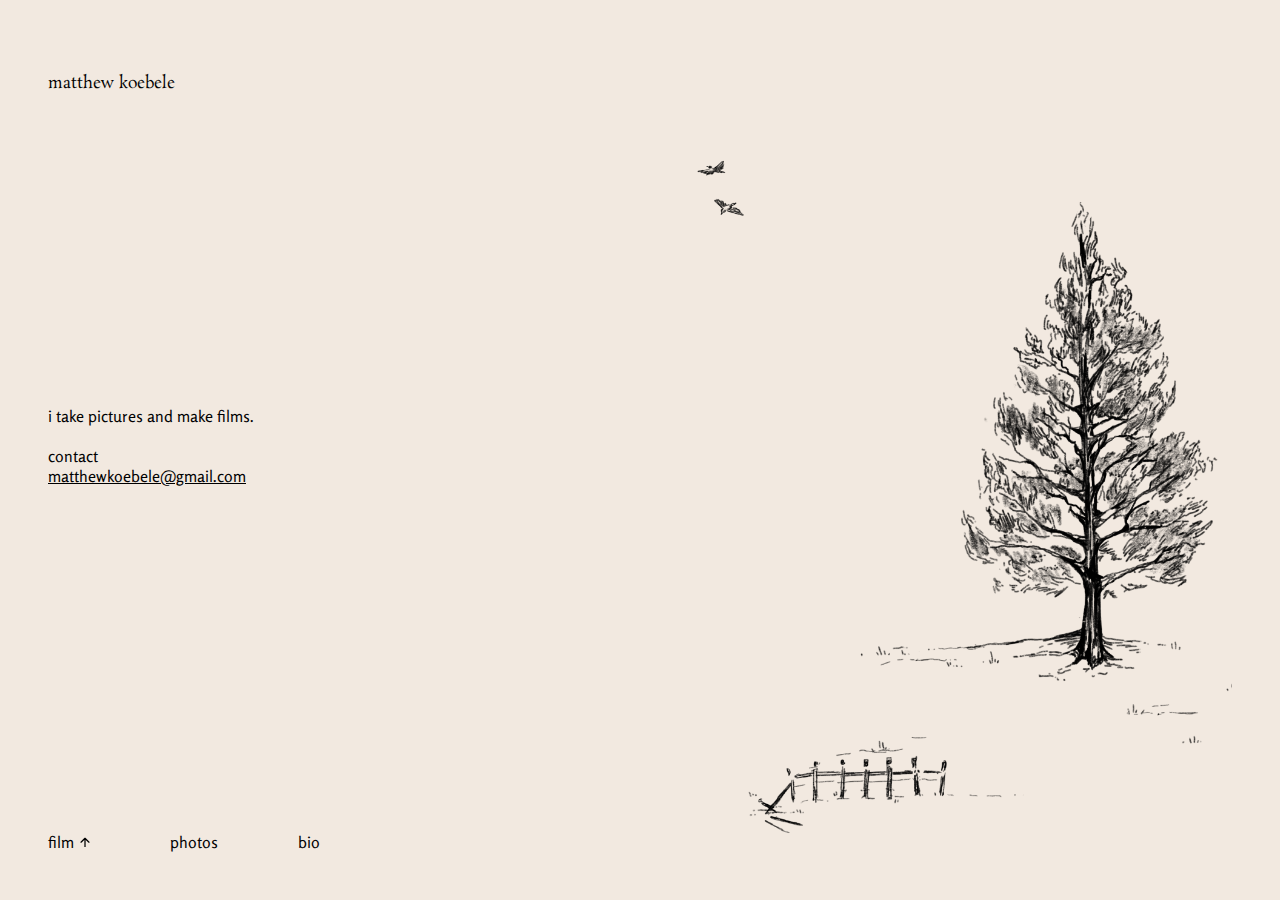
<file: index.html>
<!DOCTYPE html>
<html lang="en">
<head>
    <!-- Canonical link to help search engines -->
    <link rel="canonical" href="/" />

    <!-- Basic meta elements -->
    <meta http-equiv="X-UA-Compatible" content="IE=edge" />
    <meta http-equiv="content-type" content="text/html; charset=utf-8" />
    <meta name="description" content="New York based writer, photographer, and filmmaker. Director of Hal & Julie, Robster, a Day Alone, and Dad Comes to Dinner.">
    <meta name="author" content="Matthew Koebele">
    <meta name='url' content='https://www.matthewkoebele.com/index' />
    <!-- Enable responsiveness on mobile devices -->
    <meta name="viewport" content="width=device-width, initial-scale=1.0, maximum-scale=1" />
    <!-- Open Graph metadata -->
    <meta property="og:title" content="Matthew Koebele" />
    <meta property="og:type" content="website" />
    <meta property="og:url" content="https://www.matthewkoebele.com/index" />
    <meta property="og:description" content="New York based writer, photographer, and filmmaker. Director of Hal & Julie, Robster, a Day Alone, and Dad Comes to Dinner.">
    <meta property="og:image" content="https://matthewkoebele.com/media/adayalone_8_1000.webp" />
    <meta property="og:image:type" content="image/webp" />
    <meta property="og:image:width" content="1000" />
    <meta property="og:image:height" content="750" />
    <meta property="og:image:alt" content="Thomas, played by Carlo Fiorletta, laying in bed." />
    <title>
        
       matthew koebele
        
    </title>
    <link rel="icon" type="image/x-icon" href="media/icon.png">
    <link rel="stylesheet" href="style.css">
</head>
<body>
    <main>
        <header>
            <section class="header-wrapper">
                <span><a href="index">matthew koebele</a></span>
                <img id="hamburger" src="media/hamburger.svg">
            </section>
            <nav class="mobile-nav">
                <ul class="mnav-wrapper">
                    <span id="mfilm-dd">film <img src="media/arrow-expand.svg"></span>
                    <div class="mfilm-wrapper">
                        <a href="halandjulie" class="f-links">Hal and Julie</a>
                        <a href="robster" class="f-links">Robster</a>
                        <a href="right-to-remain-silent" class="f-links">Right to Remain Silent</a>
                        <a href="rooftop" class="f-links">Rooftop</a>
                        <a href="adayalone" class="f-links">a Day Alone</a>
                        <a href="dadcomestodinner" class="f-links">Dad Comes to Dinner</a>
                    </div>
                    <a href="photos">photos</a>
                    <a href="bio">bio</a>
                </ul>
            </nav>
        </header>
        <section class="index-content">
            <div class="index-wrapper">
                <p>
                    i take pictures and make films.<br>
                    <br>
                    contact<br>
                    <a href="mailto:matthewkoebele@gmail.com">matthewkoebele@gmail.com</a><br>
                </p>
                <nav class="desktop-nav">
                    <ul class="dnav-wrapper">
                        <span id="dfilm-dd">film <img src="media/arrow-expand.svg"></span>
                        <div class="dfilm-wrapper">
                            <a href="halandjulie" class="f-links">Hal and Julie</a>
                            <a href="robster" class="f-links">Robster</a>
                            <a href="right-to-remain-silent" class="f-links">Right to Remain Silent</a>
                            <a href="rooftop" class="f-links">Rooftop</a>
                            <a href="adayalone" class="f-links">a Day Alone</a>
                            <a href="dadcomestodinner" class="f-links">Dad Comes to Dinner</a>
                        </div>
                        <a href="photos">photos</a>
                        <a href="bio">bio</a>
                    </ul>
                </nav>
            </div>
            <div class="tree-wrapper">
                <img id="tree" src="media/tree.png">
            </div>
        </section>
    </main>
    <script src="hamburger.js"></script>
    <script src="expand.js"></script>
</body>
</html>
</file>
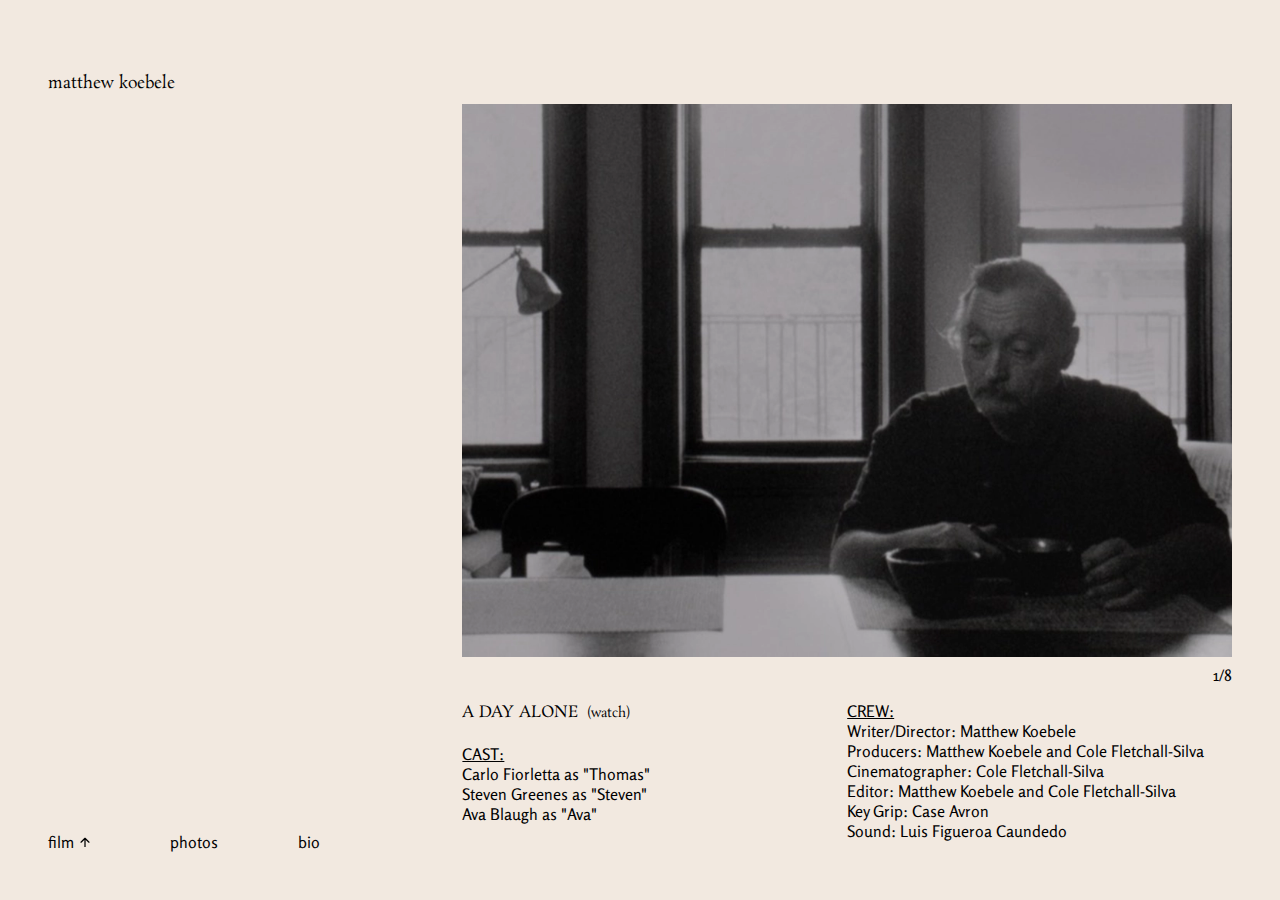
<file: adayalone.html>
<!DOCTYPE html>
<html lang="en">
<head>
    <!-- Canonical link to help search engines -->
    <link rel="canonical" href="/" />

    <!-- Basic meta elements -->
    <meta http-equiv="X-UA-Compatible" content="IE=edge" />
    <meta http-equiv="content-type" content="text/html; charset=utf-8" />
    <meta name="description" content="New York based writer, photographer, and filmmaker. Director of Hal & Julie, Robster, a Day Alone, and Dad Comes to Dinner.">
    <meta name="author" content="Matthew Koebele">
    <meta name='url' content='https://www.matthewkoebele.com/adayalone' />
    <!-- Enable responsiveness on mobile devices -->
    <meta name="viewport" content="width=device-width, initial-scale=1.0, maximum-scale=1" />
    <!-- Open Graph metadata -->
    <meta property="og:title" content="Matthew Koebele" />
    <meta property="og:type" content="website" />
    <meta property="og:url" content="https://www.matthewkoebele.com/adayalone" />
    <meta property="og:description" content="New York based writer, photographer, and filmmaker. Director of Hal & Julie, Robster, a Day Alone, and Dad Comes to Dinner.">
    <meta property="og:image" content="https://matthewkoebele.com/media/adayalone_8_1000.webp" />
    <meta property="og:image:type" content="image/webp" />
    <meta property="og:image:width" content="1000" />
    <meta property="og:image:height" content="750" />
    <meta property="og:image:alt" content="Thomas, played by Carlo Fiorletta, laying in bed." />
    <title>
        
       matthew koebele
        
    </title>
    <link rel="icon" type="image/x-icon" href="media/icon.png">
    <link rel="stylesheet" href="style.css">
    <style>
        .indexfilm-wrapper {height: 100%;}
        .index-content {
            grid-template-rows: none;
        }
        @media screen and (min-width: 750px) {
            .indexfilm-wrapper {overflow-y: auto}
            /* Hide scrollbar for Chrome, Safari and Opera */
            .indexfilm-wrapper::-webkit-scrollbar {
                display: none;
            }

            /* Hide scrollbar for IE, Edge and Firefox */
            .indexfilm-wrapper {
                -ms-overflow-style: none;  /* IE and Edge */
                scrollbar-width: none;  /* Firefox */
            }
        }
    </style>
</head>
<body>
    <main>
        <header>
            <section class="header-wrapper">
                <span><a href="index">matthew koebele</a></span>
                <img id="hamburger" src="media/hamburger.svg">
            </section>
            <nav class="mobile-nav">
                <ul class="mnav-wrapper">
                    <span id="mfilm-dd">film <img src="media/arrow-expand.svg"></span>
                    <div class="mfilm-wrapper">
                        <a href="halandjulie" class="f-links">Hal and Julie</a>
                        <a href="robster" class="f-links">Robster</a>
                        <a href="right-to-remain-silent" class="f-links">Right to Remain Silent</a>
                        <a href="rooftop" class="f-links">Rooftop</a>
                        <a href="adayalone" class="f-links">a Day Alone</a>
                        <a href="dadcomestodinner" class="f-links">Dad Comes to Dinner</a>
                    </div>
                    <a href="photos">photos</a>
                    <a href="bio">bio</a>
                </ul>
            </nav>
        </header>
        <section class="index-content">
            <div class="index-wrapper">
                <p></p>
                <nav class="desktop-nav">
                    <ul class="dnav-wrapper">
                        <span id="dfilm-dd">film <img src="media/arrow-expand.svg"></span>
                        <div class="dfilm-wrapper">
                            <a href="halandjulie" class="f-links">Hal and Julie</a>
                            <a href="robster" class="f-links">Robster</a>
                            <a href="right-to-remain-silent" class="f-links">Right to Remain Silent</a>
                            <a href="rooftop" class="f-links">Rooftop</a>
                            <a href="adayalone" class="f-links">a Day Alone</a>
                            <a href="dadcomestodinner" class="f-links">Dad Comes to Dinner</a>
                        </div>
                        <a href="photos">photos</a>
                        <a href="bio">bio</a>
                    </ul>
                </nav>
            </div>
            <div class="indexfilm-wrapper">
                <div class="gallery-wrapper">
                    <div onclick="clearInterval(refreshIntervalID)" class="gallery">
                        <img src="media/adayalone_1_1000.webp">
                        <img src="media/adayalone_2_1000.webp">
                        <img src="media/adayalone_3_1000.webp">
                        <img src="media/adayalone_4_1000.webp">
                        <img src="media/adayalone_5_1000.webp">
                        <img src="media/adayalone_6_1000.webp">
                        <img src="media/adayalone_7_1000.webp">
                        <img src="media/adayalone_8_1000.webp">
                    </div>
                    <span id="gallery-counter">
                        <div id="num">#</div>/<div id="total">total</div>
                    </span>
                </div>
                <div class="text-wrapper">
                    <p class="txt tpt1">
                        <span>A DAY ALONE <a id="filmlink" target="_blank" href="https://www.youtube.com/watch?v=U8ddPRxoCLw">(watch)</a></span><br>
                        <br>
                        <u>CAST:</u><br>
                        Carlo Fiorletta as "Thomas"<br>
                        Steven Greenes as "Steven"<br>
                        Ava Blaugh as "Ava"<br>
                        <br>
                        <br>
                    </p>
                    <p class="txt tpt2">
                        <u>CREW:</u><br>
                        Writer/Director: Matthew Koebele<br>
                        Producers: Matthew Koebele and Cole Fletchall-Silva<br>
                        Cinematographer: Cole Fletchall-Silva<br>
                        Editor: Matthew Koebele and Cole Fletchall-Silva<br>
                        Key Grip: Case Avron<br>
                        Sound: Luis Figueroa Caundedo<br>
                        <br>
                        Shot on Kodak Tri-X 16mm.
                    </p>
                </div>
            </div>
        </section>
    </main>
    <script src="hamburger.js"></script>
    <script src="expand.js"></script>
    <script src="gallery.js"></script>
</body>
</html>
</file>
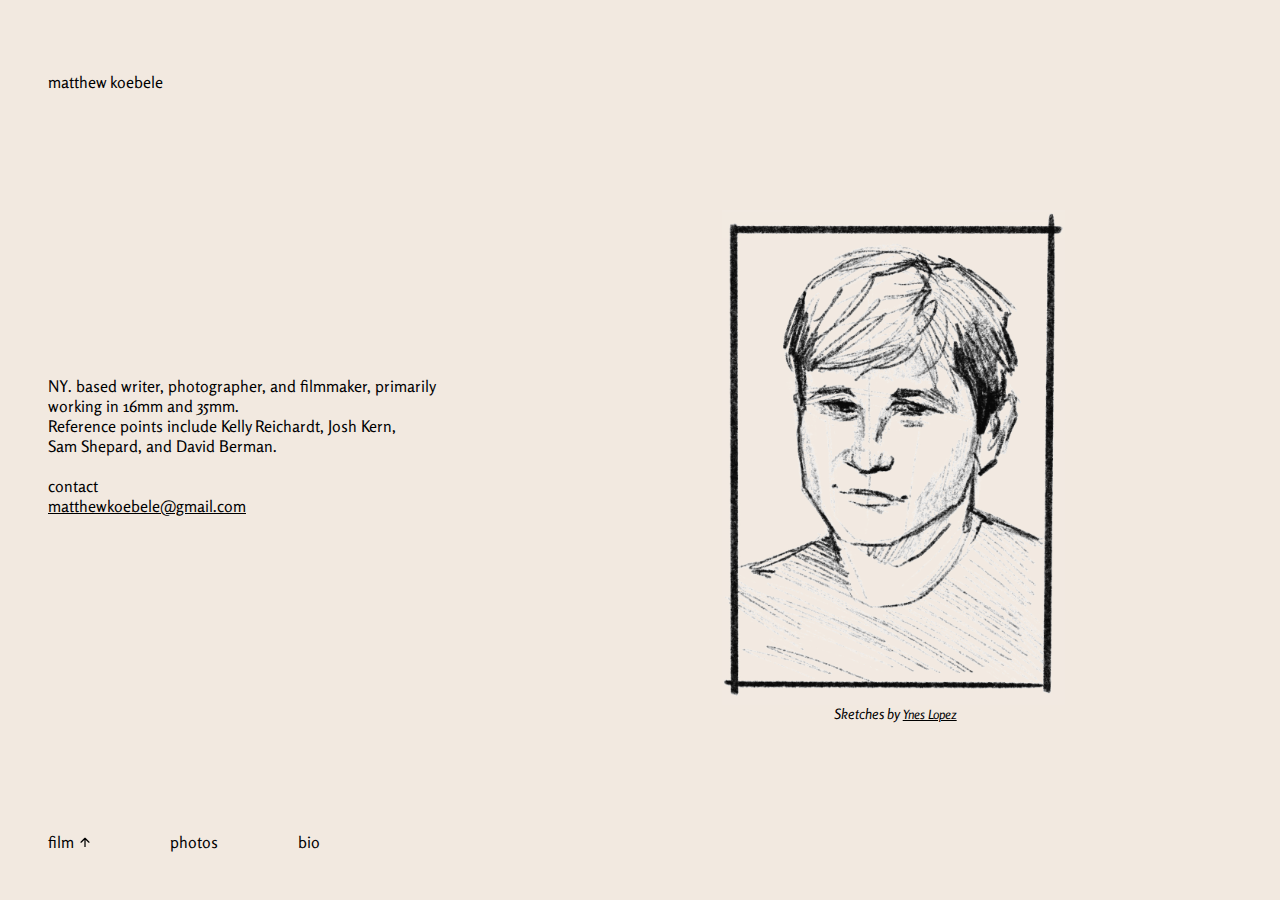
<file: bio.html>
<!DOCTYPE html>
<html lang="en">
<head>
    <!-- Canonical link to help search engines -->
    <link rel="canonical" href="/" />

    <!-- Basic meta elements -->
    <meta http-equiv="X-UA-Compatible" content="IE=edge" />
    <meta http-equiv="content-type" content="text/html; charset=utf-8" />
    <meta name=robots content="index,follow">
    <meta name="description" content="New York based writer, photographer, and filmmaker. Director of Hal & Julie, Robster, a Day Alone, and Dad Comes to Dinner.">
    <meta name="author" content="Matthew Koebele">
    <meta name='url' content='https://www.matthewkoebele.com/' />
    <!-- Enable responsiveness on mobile devices -->
    <meta name="viewport" content="width=device-width, initial-scale=1.0, maximum-scale=1" />
    <!-- Open Graph metadata -->
    <meta property="og:title" content="Matthew Koebele" />
    <meta property="og:type" content="website" />
    <meta property="og:url" content="https://www.matthewkoebele.com/index" />
    <meta property="og:description" content="New York based writer, photographer, and filmmaker. Director of Hal & Julie, Robster, a Day Alone, and Dad Comes to Dinner.">
    <meta property="og:image" content="https://matthewkoebele.com/media/adayalone_8_1000.webp" />
    <meta property="og:image:type" content="image/webp" />
    <meta property="og:image:width" content="1000" />
    <meta property="og:image:height" content="750" />
    <meta property="og:image:alt" content="Thomas, played by Carlo Fiorletta, laying in bed." />
    <title>
        
       matthew koebele
        
    </title>
    <link rel="icon" type="image/x-icon" href="media/icon.png">
    <link rel="stylesheet" href="style.css">
    <style>
        .indexfilm-wrapper {height: 100%;}
        .tree-wrapper {
            align-items: flex-end;
            justify-content: flex-end;
        }
        .tree-wrapper img {
            max-width: 200px;
        }
        @media screen and (min-width: 750px) {
            .tree-wrapper {
                align-items: center;
                justify-content: center;
                margin-left: 3em;
            }
            .tree-wrapper img {
                max-height: 55vh;
                max-width: none;
            }
        }
    </style>
</head>
<body>
    <main>
        <header>
            <section class="header-wrapper">
                <span>matthew koebele</span>
                <img id="hamburger" src="media/hamburger.svg">
            </section>
            <nav class="mobile-nav">
                <ul class="mnav-wrapper">
                    <span id="mfilm-dd">film <img src="media/arrow-expand.svg"></span>
                    <div class="mfilm-wrapper">
                        <a href="halandjulie" class="f-links">Hal and Julie</a>
                        <a href="robster" class="f-links">Robster</a>
                        <a href="right-to-remain-silent" class="f-links">Right to Remain Silent</a>
                        <a href="rooftop" class="f-links">Rooftop</a>
                        <a href="adayalone" class="f-links">a Day Alone</a>
                        <a href="dadcomestodinner" class="f-links">Dad Comes to Dinner</a>
                    </div>
                    <a href="photos">photos</a>
                    <a href="bio">bio</a>
                </ul>
            </nav>
        </header>
        <section class="index-content">
            <div class="index-wrapper">
                <p>
                    NY. based writer, photographer, and filmmaker, primarily working in 16mm
                    and 35mm.<br>
                    Reference points include Kelly Reichardt, Josh Kern,<br>
                    Sam Shepard, and David Berman.<br>
                    <br>
                    contact<br>
                    <a href="mailto:matthewkoebele@gmail.com">matthewkoebele@gmail.com</a><br>
                </p>
                <nav class="desktop-nav">
                    <ul class="dnav-wrapper">
                        <span id="dfilm-dd">film <img src="media/arrow-expand.svg"></span>
                        <div class="dfilm-wrapper">
                            <a href="halandjulie" class="f-links">Hal and Julie</a>
                            <a href="robster" class="f-links">Robster</a>
                            <a href="right-to-remain-silent" class="f-links">Right to Remain Silent</a>
                            <a href="rooftop" class="f-links">Rooftop</a>
                            <a href="adayalone" class="f-links">a Day Alone</a>
                            <a href="dadcomestodinner" class="f-links">Dad Comes to Dinner</a>
                        </div>
                        <a href="photos">photos</a>
                        <a href="bio">bio</a>
                    </ul>
                </nav>
            </div>
            <div class="tree-wrapper mk2">
                <img id="tree" src="media/mk2.png">
                <span>Sketches by <a href="yneslopez.com">Ynes Lopez</a></span>
            </div>
        </section>
    </main>
    <script src="hamburger.js"></script>
    <script src="expand.js"></script>
</body>
</html>
</file>
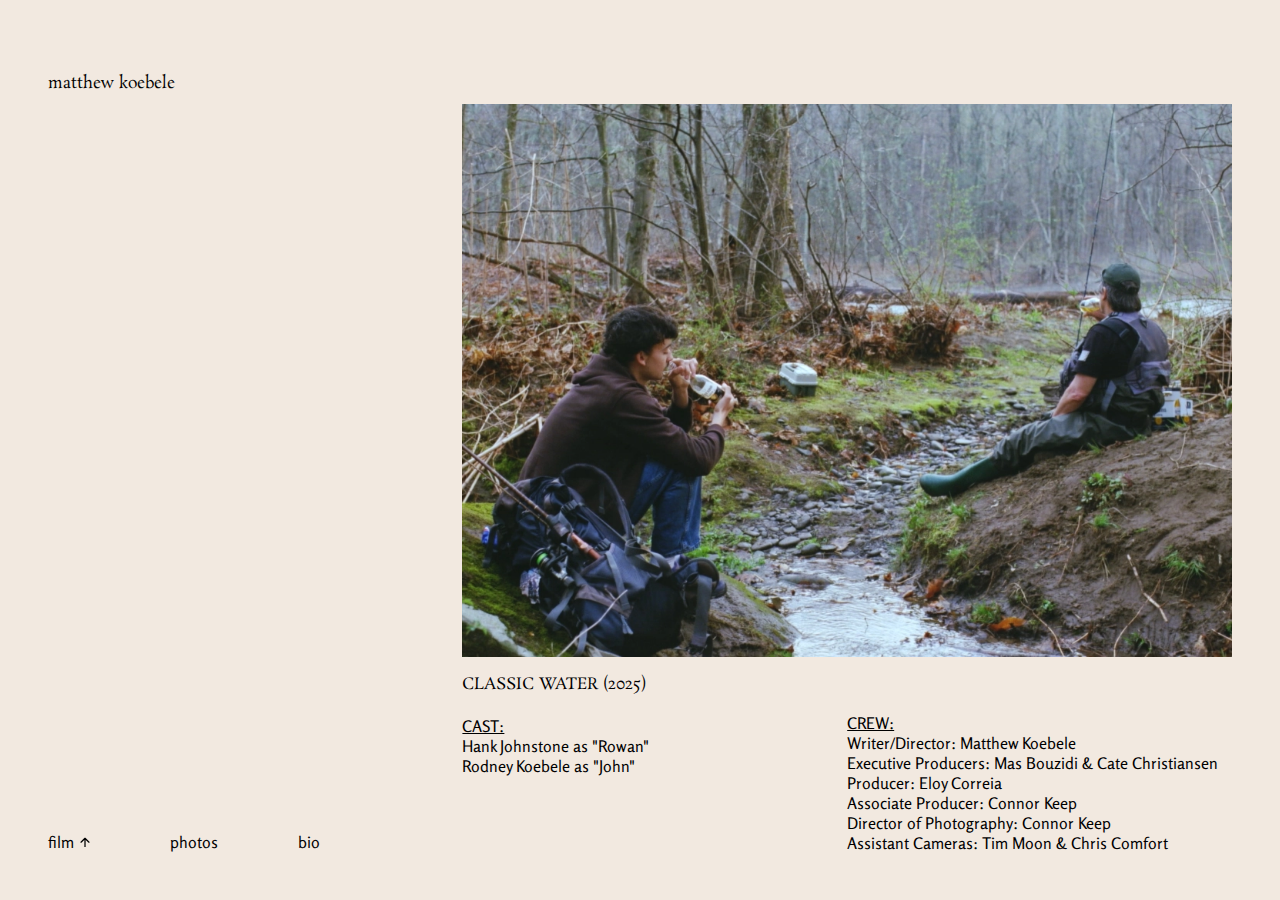
<file: classic-water.html>
<!doctype html>
<html lang="en">
  <head>
    <!-- Canonical link to help search engines -->
    <link rel="canonical" href="/" />

    <!-- Basic meta elements -->
    <meta http-equiv="X-UA-Compatible" content="IE=edge" />
    <meta http-equiv="content-type" content="text/html; charset=utf-8" />
    <meta
      name="description"
      content="New York based writer, photographer, and filmmaker. Director of Hal & Julie, Robster, a Day Alone, and Dad Comes to Dinner."
    />
    <meta name="author" content="Matthew Koebele" />
    <meta name="url" content="https://www.matthewkoebele.com/classic-water" />
    <!-- Enable responsiveness on mobile devices -->
    <meta
      name="viewport"
      content="width=device-width, initial-scale=1.0, maximum-scale=1"
    />
    <!-- Open Graph metadata -->
    <meta property="og:title" content="Matthew Koebele" />
    <meta property="og:type" content="website" />
    <meta
      property="og:url"
      content="https://www.matthewkoebele.com/classic-water"
    />
    <meta
      property="og:description"
      content="New York based writer, photographer, and filmmaker. Director of Hal & Julie, Robster, a Day Alone, and Dad Comes to Dinner."
    />
    <meta
      property="og:image"
      content="https://matthewkoebele.com/media/classic-water_1_1000.webp"
    />
    <meta property="og:image:type" content="image/webp" />
    <meta property="og:image:width" content="1000" />
    <meta property="og:image:height" content="600" />
    <meta
      property="og:image:alt"
      content="Two men drinking beer while fishing in a creek."
    />
    <title>matthew koebele</title>
    <link rel="icon" type="image/x-icon" href="media/icon.png" />
    <link rel="stylesheet" href="style.css" />
    <style>
      .indexfilm-wrapper {
        height: 100%;
      }
      .index-content {
        grid-template-rows: none;
      }
      @media screen and (min-width: 750px) {
        .indexfilm-wrapper {
          overflow-y: auto;
        }
        /* Hide scrollbar for Chrome, Safari and Opera */
        .indexfilm-wrapper::-webkit-scrollbar {
          display: none;
        }

        /* Hide scrollbar for IE, Edge and Firefox */
        .indexfilm-wrapper {
          -ms-overflow-style: none; /* IE and Edge */
          scrollbar-width: none; /* Firefox */
        }
      }
    </style>
  </head>
  <body>
    <main>
      <header>
        <section class="header-wrapper">
          <span><a href="index">matthew koebele</a></span>
          <img id="hamburger" src="media/hamburger.svg" />
        </section>
        <nav class="mobile-nav">
          <ul class="mnav-wrapper">
            <span id="mfilm-dd">film <img src="media/arrow-expand.svg" /></span>
            <div class="mfilm-wrapper">
              <a href="classic-water" class="f-links">Classic Water</a>
              <a href="halandjulie" class="f-links">Hal and Julie</a>
              <a href="robster" class="f-links">Robster</a>
              <a href="right-to-remain-silent" class="f-links"
                >Right to Remain Silent</a
              >
              <a href="rooftop" class="f-links">Rooftop</a>
              <a href="adayalone" class="f-links">a Day Alone</a>
              <a href="dadcomestodinner" class="f-links">Dad Comes to Dinner</a>
            </div>
            <a href="photos">photos</a>
            <a href="bio">bio</a>
          </ul>
        </nav>
      </header>
      <section class="index-content">
        <div class="index-wrapper">
          <p></p>
          <nav class="desktop-nav">
            <ul class="dnav-wrapper">
              <span id="dfilm-dd"
                >film <img src="media/arrow-expand.svg"
              /></span>
              <div class="dfilm-wrapper">
                <a href="classic-water" class="f-links">Classic Water</a>
                <a href="halandjulie" class="f-links">Hal and Julie</a>
                <a href="robster" class="f-links">Robster</a>
                <a href="right-to-remain-silent" class="f-links"
                  >Right to Remain Silent</a
                >
                <a href="rooftop" class="f-links">Rooftop</a>
                <a href="adayalone" class="f-links">a Day Alone</a>
                <a href="dadcomestodinner" class="f-links"
                  >Dad Comes to Dinner</a
                >
              </div>
              <a href="photos">photos</a>
              <a href="bio">bio</a>
            </ul>
          </nav>
        </div>
        <div class="indexfilm-wrapper">
          <div class="gallery-wrapper">
            <div class="gallery">
              <img src="media/classic-water_1_1000.webp" />
            </div>
          </div>
          <div class="text-wrapper">
            <p class="txt tpt1">
              <span>CLASSIC WATER (2025)</span><br />
              <br />
              <u>CAST:</u><br />
              Hank Johnstone as "Rowan"<br />
              Rodney Koebele as "John"<br />
            </p>
            <p class="txt tpt2">
              <br />
              <br />
              <u>CREW:</u><br />
              Writer/Director: Matthew Koebele<br />
              Executive Producers: Mas Bouzidi & Cate Christiansen<br />
              Producer: Eloy Correia<br />
              Associate Producer: Connor Keep<br />
              Director of Photography: Connor Keep<br />
              Assistant Cameras: Tim Moon & Chris Comfort<br />
              Location Sound: John Keville<br />
              Editor: Case Avron<br />
              <br />
              Shot on Kodak 500T and 250D 35mm.
            </p>
          </div>
        </div>
      </section>
    </main>
    <script src="hamburger.js"></script>
    <script src="expand.js"></script>
    <script src="gallery.js"></script>
  </body>
</html>
</file>
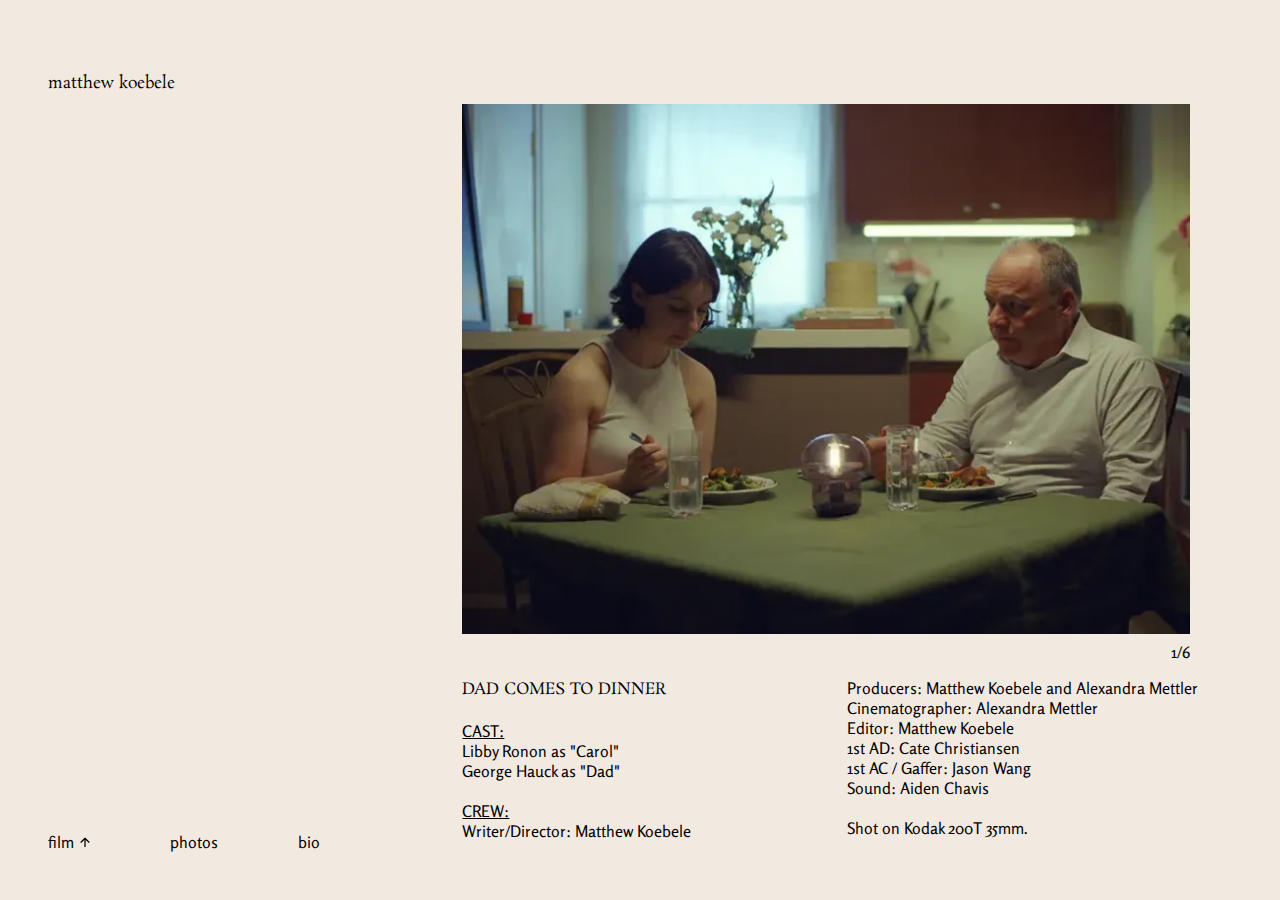
<file: dadcomestodinner.html>
<!DOCTYPE html>
<html lang="en">
<head>
    <!-- Canonical link to help search engines -->
    <link rel="canonical" href="/" />

    <!-- Basic meta elements -->
    <meta http-equiv="X-UA-Compatible" content="IE=edge" />
    <meta http-equiv="content-type" content="text/html; charset=utf-8" />
    <meta name="description" content="New York based writer, photographer, and filmmaker. Director of Hal & Julie, Robster, a Day Alone, and Dad Comes to Dinner.">
    <meta name="author" content="Matthew Koebele">
    <meta name='url' content='https://www.matthewkoebele.com/dadcomestodinner' />
    <!-- Enable responsiveness on mobile devices -->
    <meta name="viewport" content="width=device-width, initial-scale=1.0, maximum-scale=1" />
    <!-- Open Graph metadata -->
    <meta property="og:title" content="Matthew Koebele" />
    <meta property="og:type" content="website" />
    <meta property="og:url" content="https://www.matthewkoebele.com/dadcomestodinner" />
    <meta property="og:description" content="New York based writer, photographer, and filmmaker. Director of Hal & Julie, Robster, a Day Alone, and Dad Comes to Dinner.">
    <meta property="og:image" content="https://matthewkoebele.com/dadcomestodinner_5.webp" />
    <meta property="og:image:type" content="image/webp" />
    <meta property="og:image:width" content="994" />
    <meta property="og:image:height" content="755" />
    <meta property="og:image:alt" content="Carol, played by Libby Ronon." />
    <title>
        
       matthew koebele
        
    </title>
    <link rel="icon" type="image/x-icon" href="media/icon.png">
    <link rel="stylesheet" href="style.css">
    <style>
        .gallery-wrapper {max-width: 728px;}
        .indexfilm-wrapper {height: 100%;}
        .index-content {
            grid-template-rows: none;
        }
        @media screen and (min-width: 750px) {
            .indexfilm-wrapper {overflow-y: auto}
            /* Hide scrollbar for Chrome, Safari and Opera */
            .indexfilm-wrapper::-webkit-scrollbar {
                display: none;
            }

            /* Hide scrollbar for IE, Edge and Firefox */
            .indexfilm-wrapper {
                -ms-overflow-style: none;  /* IE and Edge */
                scrollbar-width: none;  /* Firefox */
            }
        }
    </style>
</head>
<body>
    <main>
        <header>
            <section class="header-wrapper">
                <span><a href="index">matthew koebele</a></span>
                <img id="hamburger" src="media/hamburger.svg">
            </section>
            <nav class="mobile-nav">
                <ul class="mnav-wrapper">
                    <span id="mfilm-dd">film <img src="media/arrow-expand.svg"></span>
                    <div class="mfilm-wrapper">
                        <a href="halandjulie" class="f-links">Hal and Julie</a>
                        <a href="robster" class="f-links">Robster</a>
                        <a href="right-to-remain-silent" class="f-links">Right to Remain Silent</a>
                        <a href="rooftop" class="f-links">Rooftop</a>
                        <a href="adayalone" class="f-links">a Day Alone</a>
                        <a href="dadcomestodinner" class="f-links">Dad Comes to Dinner</a>
                    </div>
                    <a href="photos">photos</a>
                    <a href="bio">bio</a>
                </ul>
            </nav>
        </header>
        <section class="index-content">
            <div class="index-wrapper">
                <p></p>
                <nav class="desktop-nav">
                    <ul class="dnav-wrapper">
                        <span id="dfilm-dd">film <img src="media/arrow-expand.svg"></span>
                        <div class="dfilm-wrapper">
                            <a href="halandjulie" class="f-links">Hal and Julie</a>
                            <a href="robster" class="f-links">Robster</a>
                            <a href="right-to-remain-silent" class="f-links">Right to Remain Silent</a>
                            <a href="rooftop" class="f-links">Rooftop</a>
                            <a href="adayalone" class="f-links">a Day Alone</a>
                            <a href="dadcomestodinner" class="f-links">Dad Comes to Dinner</a>
                        </div>
                        <a href="photos">photos</a>
                        <a href="bio">bio</a>
                    </ul>
                </nav>
            </div>
            <div class="indexfilm-wrapper">
                <div class="gallery-wrapper">
                    <div onclick="clearInterval(refreshIntervalID)" class="gallery">
                        <img src="media/dadcomestodinner_1.webp">
                        <img src="media/dadcomestodinner_2.webp">
                        <img src="media/dadcomestodinner_3.webp">
                        <img src="media/dadcomestodinner_4.webp">
                        <img src="media/dadcomestodinner_5.webp">
                        <img src="media/dadcomestodinner_6.webp">
                    </div>
                    <span id="gallery-counter">
                        <div id="num">#</div>/<div id="total">total</div>
                    </span>
                </div>
                <div class="text-wrapper">
                    <p class="txt tpt1">
                        <span>DAD COMES TO DINNER</span><br>
                        <br>
                        <u>CAST:</u><br>
                        Libby Ronon as "Carol"<br>
                        George Hauck as "Dad"<br>
                        <br>
                        <u>CREW:</u><br>
                        Writer/Director: Matthew Koebele<br>
                    </p>
                    <p class="txt tpt2">
                        Producers: Matthew Koebele and Alexandra Mettler<br>
                        Cinematographer: Alexandra Mettler<br>
                        Editor: Matthew Koebele<br>
                        1st AD: Cate Christiansen<br>
                        1st AC / Gaffer: Jason Wang<br>
                        Sound: Aiden Chavis<br>
                        <br>
                        Shot on Kodak 200T 35mm.
                    </p>
                </div>
            </div>
        </section>
    </main>
    <script src="hamburger.js"></script>
    <script src="expand.js"></script>
    <script src="gallery.js"></script>
</body>
</html>
</file>
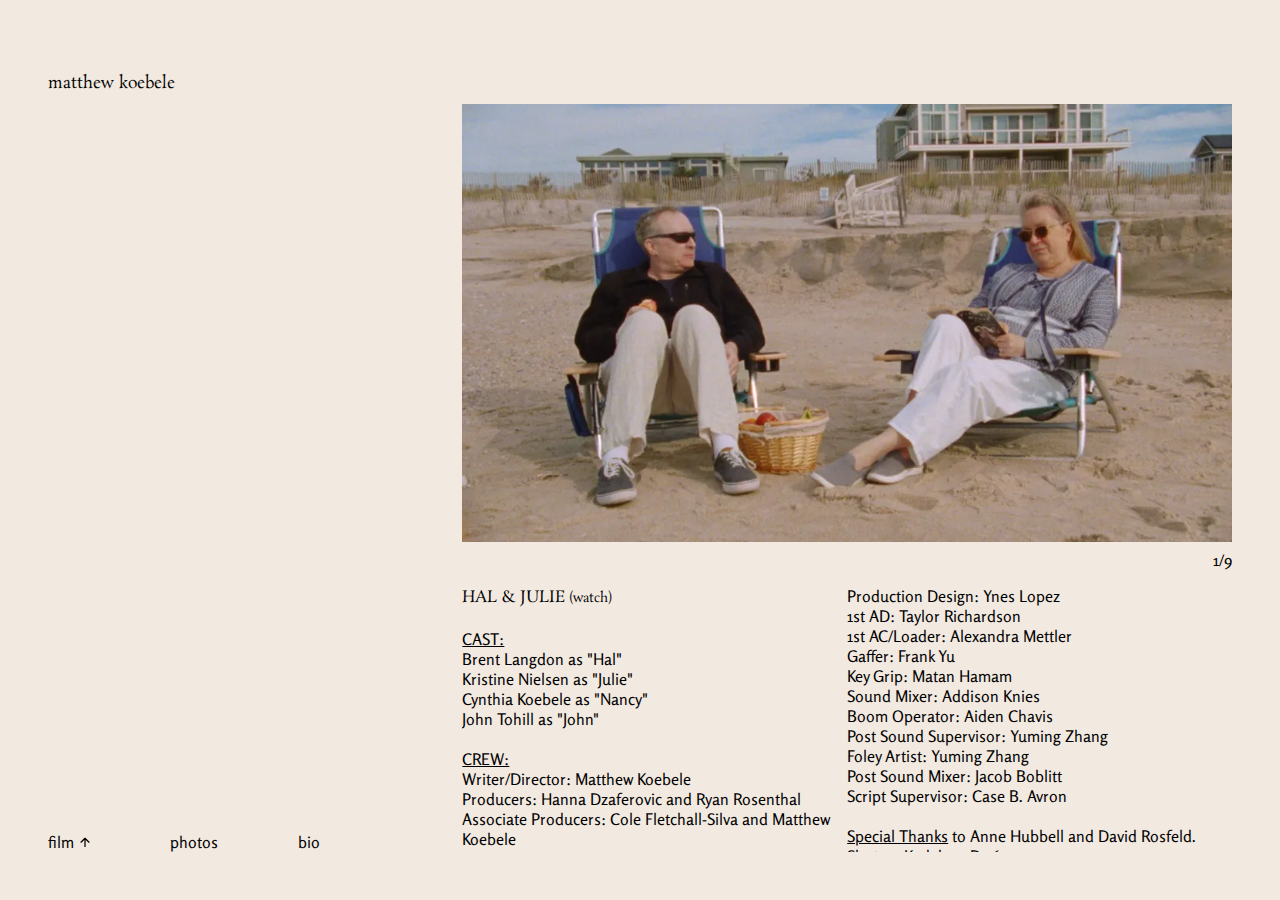
<file: halandjulie.html>
<!DOCTYPE html>
<html lang="en">
<head>
    <!-- Canonical link to help search engines -->
    <link rel="canonical" href="/" />

    <!-- Basic meta elements -->
    <meta http-equiv="X-UA-Compatible" content="IE=edge" />
    <meta http-equiv="content-type" content="text/html; charset=utf-8" />
    <meta name="description" content="New York based writer, photographer, and filmmaker. Director of Hal & Julie, Robster, a Day Alone, and Dad Comes to Dinner.">
    <meta name="author" content="Matthew Koebele">
    <meta name='url' content='https://www.matthewkoebele.com/halandjulie' />
    <!-- Enable responsiveness on mobile devices -->
    <meta name="viewport" content="width=device-width, initial-scale=1.0, maximum-scale=1" />
    <!-- Open Graph metadata -->
    <meta property="og:title" content="Matthew Koebele" />
    <meta property="og:type" content="website" />
    <meta property="og:url" content="https://www.matthewkoebele.com/halandjulie" />
    <meta property="og:description" content="New York based writer, photographer, and filmmaker. Director of Hal & Julie, Robster, a Day Alone, and Dad Comes to Dinner.">
    <meta property="og:image" content="https://matthewkoebele.com/halandjulie_1_1000.webp" />
    <meta property="og:image:type" content="image/webp" />
    <meta property="og:image:width" content="1000" />
    <meta property="og:image:height" content="600" />
    <meta property="og:image:alt" content="Hal, played by Brent Langdon, and Julie, played by Kristine Nielsen, sitting in beach chairs." />
    <title>
        
       matthew koebele
        
    </title>
    <link rel="icon" type="image/x-icon" href="media/icon.png">
    <link rel="stylesheet" href="style.css">
    <style>
        .indexfilm-wrapper {height: 100%;}
        .index-content {
            grid-template-rows: none;
        }
        @media screen and (min-width: 750px) {
            .indexfilm-wrapper {overflow-y: auto}
            /* Hide scrollbar for Chrome, Safari and Opera */
            .indexfilm-wrapper::-webkit-scrollbar {
                display: none;
            }

            /* Hide scrollbar for IE, Edge and Firefox */
            .indexfilm-wrapper {
                -ms-overflow-style: none;  /* IE and Edge */
                scrollbar-width: none;  /* Firefox */
            }
        }
    </style>
</head>
<body>
    <main>
        <header>
            <section class="header-wrapper">
                <span><a href="index">matthew koebele</a></span>
                <img id="hamburger" src="media/hamburger.svg">
            </section>
            <nav class="mobile-nav">
                <ul class="mnav-wrapper">
                    <span id="mfilm-dd">film <img src="media/arrow-expand.svg"></span>
                    <div class="mfilm-wrapper">
                        <a href="halandjulie" class="f-links">Hal and Julie</a>
                        <a href="robster" class="f-links">Robster</a>
                        <a href="right-to-remain-silent" class="f-links">Right to Remain Silent</a>
                        <a href="rooftop" class="f-links">Rooftop</a>
                        <a href="adayalone" class="f-links">a Day Alone</a>
                        <a href="dadcomestodinner" class="f-links">Dad Comes to Dinner</a>
                    </div>
                    <a href="photos">photos</a>
                    <a href="bio">bio</a>
                </ul>
            </nav>
        </header>
        <section class="index-content">
            <div class="index-wrapper">
                <p></p>
                <nav class="desktop-nav">
                    <ul class="dnav-wrapper">
                        <span id="dfilm-dd">film <img src="media/arrow-expand.svg"></span>
                        <div class="dfilm-wrapper">
                            <a href="halandjulie" class="f-links">Hal and Julie</a>
                            <a href="robster" class="f-links">Robster</a>
                            <a href="right-to-remain-silent" class="f-links">Right to Remain Silent</a>
                            <a href="rooftop" class="f-links">Rooftop</a>
                            <a href="adayalone" class="f-links">a Day Alone</a>
                            <a href="dadcomestodinner" class="f-links">Dad Comes to Dinner</a>
                        </div>
                        <a href="photos">photos</a>
                        <a href="bio">bio</a>
                    </ul>
                </nav>
            </div>
            <div class="indexfilm-wrapper">
                <div class="gallery-wrapper">
                    <div onclick="clearInterval(refreshIntervalID)" class="gallery">
                        <img src="media/haljulie_1_1000.webp">
                        <img src="media/haljulie_2_1000.webp">
                        <img src="media/haljulie_3_1000.webp">
                        <img src="media/haljulie_4_1000.webp">
                        <img src="media/haljulie_5_1000.webp">
                        <img src="media/haljulie_6_1000.webp">
                        <img src="media/haljulie_7_1000.webp">
                        <img src="media/haljulie_8_1000.webp">
                        <img src="media/haljulie_9_1000.webp">
                    </div>
                    <span id="gallery-counter">
                        <div id="num">#</div>/<div id="total">total</div>
                    </span>
                </div>
                <div class="text-wrapper">
                    <p class="txt tpt1">
                        <span>HAL & JULIE<a id="filmlink" target="_blank" href="https://www.youtube.com/watch?v=8e7172UnGaw">(watch)</a></span><br>
                        <br>
                        <u>CAST:</u><br>
                        Brent Langdon as "Hal"<br>
                        Kristine Nielsen as "Julie"<br>
                        Cynthia Koebele as "Nancy"<br>
                        John Tohill as "John"<br>
                        <br>
                        <u>CREW:</u><br>
                        Writer/Director: Matthew Koebele<br>
                        Producers: Hanna Dzaferovic and Ryan Rosenthal<br>
                        Associate Producers: Cole Fletchall-Silva and Matthew Koebele<br>
                        Cinematographer: Cole Fletchall-Silva<br>
                        Editor: Case Avron<br>
                    </p>
                    <p class="txt tpt2">
                        Production Design: Ynes Lopez<br>
                        1st AD: Taylor Richardson<br>
                        1st AC/Loader: Alexandra Mettler<br>
                        Gaffer: Frank Yu<br>
                        Key Grip: Matan Hamam<br>
                        Sound Mixer: Addison Knies<br>
                        Boom Operator: Aiden Chavis<br>
                        Post Sound Supervisor: Yuming Zhang<br>
                        Foley Artist: Yuming Zhang<br>
                        Post Sound Mixer: Jacob Boblitt<br>
                        Script Supervisor: Case B. Avron<br>
                        <br>
                        <u>Special Thanks</u> to Anne Hubbell and David Rosfeld.
                        <br>
                        Shot on Kodak 250D 16mm.
                    </p>
                </div>
            </div>
        </section>
    </main>
    <script src="hamburger.js"></script>
    <script src="expand.js"></script>
    <script src="gallery.js"></script>
</body>
</html>
</file>
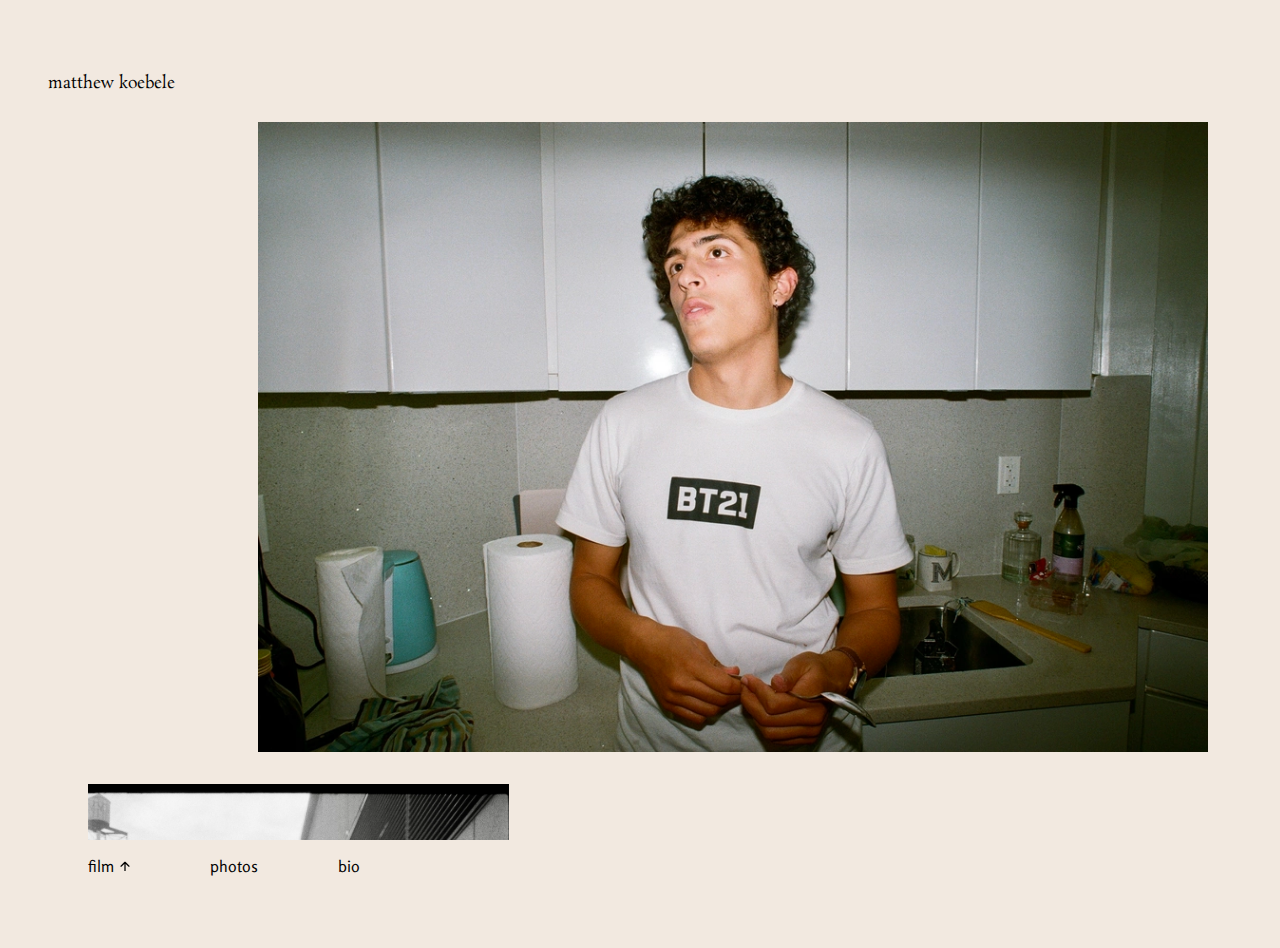
<file: photos.html>
<!DOCTYPE html>
<html lang="en">
<head>
    <!-- Canonical link to help search engines -->
    <link rel="canonical" href="/" />

    <!-- Basic meta elements -->
    <meta http-equiv="X-UA-Compatible" content="IE=edge" />
    <meta http-equiv="content-type" content="text/html; charset=utf-8" />
    <meta name="description" content="New York based writer, photographer, and filmmaker. Director of Hal & Julie, Robster, a Day Alone, and Dad Comes to Dinner.">
    <meta name="author" content="Matthew Koebele">
    <meta name='url' content='https://www.matthewkoebele.com/photos' />
    <!-- Enable responsiveness on mobile devices -->
    <meta name="viewport" content="width=device-width, initial-scale=1.0, maximum-scale=1" />
    <!-- Open Graph metadata -->
    <meta property="og:title" content="Matthew Koebele" />
    <meta property="og:type" content="website" />
    <meta property="og:url" content="https://www.matthewkoebele.com/photos" />
    <meta property="og:description" content="New York based writer, photographer, and filmmaker. Director of Hal & Julie, Robster, a Day Alone, and Dad Comes to Dinner.">
    <meta property="og:image" content="https://matthewkoebele.com/media/photopage/photopage_24_1000.webp" />
    <meta property="og:image:type" content="image/webp" />
    <meta property="og:image:width" content="1000" />
    <meta property="og:image:height" content="667" />
    <meta property="og:image:alt" content="Robert, played by Hank Johnstone in a red sweater looking worried." />
    <title>
        
       matthew koebele
        
    </title>
    <link rel="icon" type="image/x-icon" href="media/icon.png">
    <link rel="stylesheet" href="style.css">
    <style>
        .photo-gallery {
            flex-direction: column;
        }
        main {
            display: block;
            height: 100%;
        }
        .indexfilm-wrapper {
            height: 100%;
        }
        .index-content {
            grid-template-columns: 0% 100%;
            grid-template-rows: none;
            margin: 1.5em;
        }
        .photo-container img {
            margin: 2em 0;
            max-width: 100%;
        }
        .desktop-nav {z-index: 5;}
        .hangleft, .hangcenter, .hangright, .spacearound, .spacebetween {
            justify-content: center;
        }
        @media screen and (min-width: 750px) {
            main {
                display: grid;
                height: calc(100vh - 3em);
            }
                .photo-container img {
                margin: 1em;
                max-width: none;
            }
            .indexfilm-wrapper {overflow-y: auto}
            /* Hide scrollbar for Chrome, Safari and Opera */
            .indexfilm-wrapper::-webkit-scrollbar {
                display: none;
            }
            .index-content {max-width: 90vw;}
            /* Hide scrollbar for IE, Edge and Firefox */
            .indexfilm-wrapper {
                -ms-overflow-style: none;  /* IE and Edge */
                scrollbar-width: none;  /* Firefox */
                max-width: 100%;
                width: 100%;
            }
            .desktop-nav {pointer-events: none;}
            .dnav-wrapper {
                margin-bottom: -1em;
                padding: 1em;
                width: 95vw;
                pointer-events: all;
            }
            main {overflow: hidden;}
            .hangleft {justify-content: flex-start;}
            .hangcenter {justify-content: center;}
            .hangright {justify-content: flex-end;}
            .spacearound {justify-content: space-around;}
            .spacebetween {justify-content: space-between;}
        }
    </style>
</head>
<body>
    <main>
        <header>
            <section class="header-wrapper">
                <span><a href="index">matthew koebele</a></span>
                <img id="hamburger" src="media/hamburger.svg">
            </section>
            <nav class="mobile-nav">
                <ul class="mnav-wrapper">
                    <span id="mfilm-dd">film <img src="media/arrow-expand.svg"></span>
                    <div class="mfilm-wrapper">
                        <a href="halandjulie" class="f-links">Hal and Julie</a>
                        <a href="robster" class="f-links">Robster</a>
                        <a href="right-to-remain-silent" class="f-links">Right to Remain Silent</a>
                        <a href="rooftop" class="f-links">Rooftop</a>
                        <a href="adayalone" class="f-links">a Day Alone</a>
                        <a href="dadcomestodinner" class="f-links">Dad Comes to Dinner</a>
                    </div>
                    <a href="photos">photos</a>
                    <a href="bio">bio</a>
                </ul>
            </nav>
        </header>
        <section class="index-content">
            <div class="index-wrapper">
                <p></p> <!-- important spacer -->
                <nav class="desktop-nav">
                    <ul class="dnav-wrapper">
                        <span id="dfilm-dd">film <img src="media/arrow-expand.svg" alt="arrow-expand"></span>
                        <div class="dfilm-wrapper">
                            <a href="halandjulie" class="f-links">Hal and Julie</a>
                            <a href="robster" class="f-links">Robster</a>
                            <a href="right-to-remain-silent" class="f-links">Right to Remain Silent</a>
                            <a href="rooftop" class="f-links">Rooftop</a>
                            <a href="adayalone" class="f-links">a Day Alone</a>
                            <a href="dadcomestodinner" class="f-links">Dad Comes to Dinner</a>
                        </div>
                        <a href="photos">photos</a>
                        <a href="bio">bio</a>
                    </ul>
                </nav>
            </div>
            <div class="indexfilm-wrapper">
                <div class="photos-gallery">
                    <div class="photo-container hangright"> <!-- make 3 classes: hangleft - shifts photos left, hangcenter - places photos in the center, hangright - shifts photos right.-->
                        <img
                        srcset="media/photopage/photopage_1_450.webp 450w, media/photopage/photopage_1_750.webp 750w, media/photopage/photopage_1_1000.webp 1000w"
                        src="media/photopage/photopage_1_1000.webp"
                        loading="lazy"
                        >
                    </div>
                    <div class="photo-container spacebetween"> <!-- make 3 classes: hangleft - shifts photos left, hangcenter - places photos in the center, hangright - shifts photos right.-->
                        <img
                        srcset="media/photopage/photopage_29_450.webp 450w, media/photopage/photopage_29_750.webp 750w, media/photopage/photopage_29_1000.webp 1000w"
                        src="media/photopage/photopage_29_1000.webp"
                        loading="lazy"
                        >
                        <img
                        style="margin-top: 5em"
                        srcset="media/photopage/photopage_2_450.webp 450w, media/photopage/photopage_2_750.webp 750w, media/photopage/photopage_2_1000.webp 1000w"
                        src="media/photopage/photopage_2_1000.webp"
                        loading="lazy"
                        >
                    </div>
                    <div class="photo-container hangleft"> <!-- make 3 classes: hangleft - shifts photos left, hangcenter - places photos in the center, hangright - shifts photos right.-->
                        <img
                        srcset="media/photopage/photopage_28_450.webp 450w, media/photopage/photopage_28_750.webp 750w, media/photopage/photopage_28_1000.webp 1000w"
                        src="media/photopage/photopage_28_1000.webp"
                        loading="lazy"
                        >
                    </div>
                    <div class="photo-container hangcenter"> <!-- make 3 classes: hangleft - shifts photos left, hangcenter - places photos in the center, hangright - shifts photos right.-->
                        <img
                        style="margin-top: 11em"
                        srcset="media/photopage/photopage_34_450.webp 450w, media/photopage/photopage_34_750.webp 750w, media/photopage/photopage_34_1000.webp 1000w"
                        src="media/photopage/photopage_34_1000.webp"
                        loading="lazy"
                        >
                    </div>
                    <div class="photo-container hangright"> <!-- make 3 classes: hangleft - shifts photos left, hangcenter - places photos in the center, hangright - shifts photos right.-->
                        <img
                        srcset="media/photopage/photopage_50_450.webp 450w, media/photopage/photopage_50_750.webp 750w, media/photopage/photopage_50_1000.webp 1000w"
                        src="media/photopage/photopage_50_1000.webp"
                        loading="lazy"
                        >
                    </div>
                    <div class="photo-container hangleft"> <!-- make 3 classes: hangleft - shifts photos left, hangcenter - places photos in the center, hangright - shifts photos right.-->
                        <img
                        style="margin-top: 8em;"
                        srcset="media/photopage/photopage_51_450.webp 450w, media/photopage/photopage_51_750.webp 750w, media/photopage/photopage_51_1000.webp 1000w"
                        src="media/photopage/photopage_51_1000.webp"
                        loading="lazy"
                        >
                    </div>
                    <div class="photo-container hangright"> <!-- make 3 classes: hangleft - shifts photos left, hangcenter - places photos in the center, hangright - shifts photos right.-->
                        <img
                        srcset="media/photopage/photopage_35_450.webp 450w, media/photopage/photopage_35_750.webp 750w, media/photopage/photopage_35_1000.webp 1000w"
                        src="media/photopage/photopage_35_1000.webp"
                        loading="lazy"
                        >
                    </div>
                    <div class="photo-container hangright"> <!-- make 3 classes: hangleft - shifts photos left, hangcenter - places photos in the center, hangright - shifts photos right.-->
                        <img
                        style="margin: 5em 0;"
                        srcset="media/photopage/photopage_33_450.webp 450w, media/photopage/photopage_33_750.webp 750w, media/photopage/photopage_33_1000.webp 1000w"
                        src="media/photopage/photopage_33_1000.webp"
                        loading="lazy"
                        >
                    </div>
                    <div class="photo-container spacearound"> <!-- make 3 classes: hangleft - shifts photos left, hangcenter - places photos in the center, hangright - shifts photos right.-->
                        <img
                        style="margin-top: 10em;"
                        srcset="media/photopage/photopage_46_450.webp 450w, media/photopage/photopage_46_750.webp 750w, media/photopage/photopage_46_1000.webp 1000w"
                        src="media/photopage/photopage_46_1000.webp"
                        loading="lazy"
                        >
                        <img
                        srcset="media/photopage/photopage_48_450.webp 450w, media/photopage/photopage_48_750.webp 750w, media/photopage/photopage_48_1000.webp 1000w"
                        src="media/photopage/photopage_48_1000.webp"
                        loading="lazy"
                        >
                    </div>
                    <div class="photo-container hangcenter"> <!-- make 3 classes: hangleft - shifts photos left, hangcenter - places photos in the center, hangright - shifts photos right.-->
                        <img
                        srcset="media/photopage/photopage_47_450.webp 450w, media/photopage/photopage_47_750.webp 750w, media/photopage/photopage_47_1000.webp 1000w"
                        src="media/photopage/photopage_47_1000.webp"
                        loading="lazy"
                        >
                    </div>
                    <div class="photo-container hangcenter"> <!-- make 3 classes: hangleft - shifts photos left, hangcenter - places photos in the center, hangright - shifts photos right.-->
                        <img
                        style="margin-top: 8em;"
                        srcset="media/photopage/photopage_13_450.webp 450w, media/photopage/photopage_13_750.webp 750w, media/photopage/photopage_13_1000.webp 1000w"
                        src="media/photopage/photopage_13_1000.webp"
                        loading="lazy"
                        >
                    </div>
                    <div class="photo-container hangright"> <!-- make 3 classes: hangleft - shifts photos left, hangcenter - places photos in the center, hangright - shifts photos right.-->
                        <img
                        srcset="media/photopage/photopage_14_450.webp 450w, media/photopage/photopage_14_750.webp 750w, media/photopage/photopage_14_1000.webp 1000w"
                        src="media/photopage/photopage_14_1000.webp"
                        loading="lazy"
                        >
                    </div>
                    <div class="photo-container hangleft"> <!-- make 3 classes: hangleft - shifts photos left, hangcenter - places photos in the center, hangright - shifts photos right.-->
                        <img
                        style="margin-top: 15em;"
                        srcset="media/photopage/photopage_43_450.webp 450w, media/photopage/photopage_43_750.webp 750w, media/photopage/photopage_43_1000.webp 1000w"
                        src="media/photopage/photopage_43_1000.webp"
                        loading="lazy"
                        >
                    </div>
                    <div class="photo-container spacearound" style="margin-top: 10em"> <!-- make 3 classes: hangleft - shifts photos left, hangcenter - places photos in the center, hangright - shifts photos right.-->
                        <img
                        srcset="media/photopage/photopage_45_450.webp 450w, media/photopage/photopage_45_750.webp 750w, media/photopage/photopage_45_1000.webp 1000w"
                        src="media/photopage/photopage_45_1000.webp"
                        loading="lazy"
                        >
                    </div>
                    <div class="photo-container spacebetween"> <!-- make 3 classes: hangleft - shifts photos left, hangcenter - places photos in the center, hangright - shifts photos right.-->
                        <img
                        style="margin-top: 6em;"
                        srcset="media/photopage/photopage_42_450.webp 450w, media/photopage/photopage_42_750.webp 750w, media/photopage/photopage_42_1000.webp 1000w"
                        src="media/photopage/photopage_42_1000.webp"
                        loading="lazy"
                        >
                        <img
                        style="margin-top: 10em;"
                        srcset="media/photopage/photopage_44_450.webp 450w, media/photopage/photopage_44_750.webp 750w, media/photopage/photopage_44_1000.webp 1000w"
                        src="media/photopage/photopage_44_1000.webp"
                        loading="lazy"
                        >
                    </div>
                    <div class="photo-container hangleft"> <!-- make 3 classes: hangleft - shifts photos left, hangcenter - places photos in the center, hangright - shifts photos right.-->
                        <img
                        srcset="media/photopage/photopage_10_450.webp 450w, media/photopage/photopage_10_750.webp 750w, media/photopage/photopage_10_1000.webp 1000w"
                        src="media/photopage/photopage_10_1000.webp"
                        loading="lazy"
                        >
                    </div>
                    <div class="photo-container spacearound"> <!-- make 3 classes: hangleft - shifts photos left, hangcenter - places photos in the center, hangright - shifts photos right.-->
                        <img
                        srcset="media/photopage/photopage_4_450.webp 450w, media/photopage/photopage_4_750.webp 750w, media/photopage/photopage_4_1000.webp 1000w"
                        src="media/photopage/photopage_4_1000.webp"
                        loading="lazy"
                        >
                        <img
                        style="margin-top: 7em;"
                        srcset="media/photopage/photopage_5_450.webp 450w, media/photopage/photopage_5_750.webp 750w, media/photopage/photopage_5_1000.webp 1000w"
                        src="media/photopage/photopage_5_1000.webp"
                        loading="lazy"
                        >
                    </div>
                    <div class="photo-container hangleft"> <!-- make 3 classes: hangleft - shifts photos left, hangcenter - places photos in the center, hangright - shifts photos right.-->
                        <img
                        srcset="media/photopage/photopage_17_450.webp 450w, media/photopage/photopage_17_750.webp 750w, media/photopage/photopage_17_1000.webp 1000w"
                        src="media/photopage/photopage_17_1000.webp"
                        loading="lazy"
                        >
                    </div>
                    <div class="photo-container hangright"> <!-- make 3 classes: hangleft - shifts photos left, hangcenter - places photos in the center, hangright - shifts photos right.-->
                        <img
                        srcset="media/photopage/photopage_18_450.webp 450w, media/photopage/photopage_18_750.webp 750w, media/photopage/photopage_18_1000.webp 1000w"
                        src="media/photopage/photopage_18_1000.webp"
                        loading="lazy"
                        >
                    </div>
                    <div class="photo-container hangcenter"> <!-- make 3 classes: hangleft - shifts photos left, hangcenter - places photos in the center, hangright - shifts photos right.-->
                        <img
                        srcset="media/photopage/photopage_36_450.webp 450w, media/photopage/photopage_36_750.webp 750w, media/photopage/photopage_36_1000.webp 1000w"
                        src="media/photopage/photopage_36_1000.webp"
                        loading="lazy"
                        >
                    </div>
                    <div class="photo-container hangright"> <!-- make 3 classes: hangleft - shifts photos left, hangcenter - places photos in the center, hangright - shifts photos right.-->
                        <img
                        srcset="media/photopage/photopage_11_450.webp 450w, media/photopage/photopage_11_750.webp 750w, media/photopage/photopage_11_1000.webp 1000w"
                        src="media/photopage/photopage_11_1000.webp"
                        loading="lazy"
                        >
                    </div>
                    <div class="photo-container spacebetween"> <!-- make 3 classes: hangleft - shifts photos left, hangcenter - places photos in the center, hangright - shifts photos right.-->
                        <img
                        srcset="media/photopage/photopage_54_450.webp 450w, media/photopage/photopage_54_750.webp 750w, media/photopage/photopage_54_1000.webp 1000w"
                        src="media/photopage/photopage_54_1000.webp"
                        loading="lazy"
                        >
                        <img
                        srcset="media/photopage/photopage_49_450.webp 450w, media/photopage/photopage_49_750.webp 750w, media/photopage/photopage_49_1000.webp 1000w"
                        src="media/photopage/photopage_49_1000.webp"
                        loading="lazy"
                        >
                    </div>
                    <div class="photo-container hangcenter"> <!-- make 3 classes: hangleft - shifts photos left, hangcenter - places photos in the center, hangright - shifts photos right.-->
                        <img
                        srcset="media/photopage/photopage_57_450.webp 450w, media/photopage/photopage_57_750.webp 750w, media/photopage/photopage_57_1000.webp 1000w"
                        src="media/photopage/photopage_57_1000.webp"
                        loading="lazy"
                        >
                    </div>
                    <div class="photo-container hangright"> <!-- make 3 classes: hangleft - shifts photos left, hangcenter - places photos in the center, hangright - shifts photos right.-->
                        <img
                        style="margin-top: 6em;"
                        srcset="media/photopage/photopage_56_450.webp 450w, media/photopage/photopage_56_750.webp 750w, media/photopage/photopage_56_1000.webp 1000w"
                        src="media/photopage/photopage_56_1000.webp"
                        loading="lazy"
                        >
                    </div>
                    <div class="photo-container hangleft"> <!-- make 3 classes: hangleft - shifts photos left, hangcenter - places photos in the center, hangright - shifts photos right.-->
                        <img
                        srcset="media/photopage/photopage_9_450.webp 450w, media/photopage/photopage_9_750.webp 750w, media/photopage/photopage_9_1000.webp 1000w"
                        src="media/photopage/photopage_9_1000.webp"
                        loading="lazy"
                        >
                    </div>
                    <div class="photo-container hangcenter"> <!-- make 3 classes: hangleft - shifts photos left, hangcenter - places photos in the center, hangright - shifts photos right.-->
                        <img
                        style="margin-top: 5em;"
                        srcset="media/photopage/photopage_6_450.webp 450w, media/photopage/photopage_6_750.webp 750w, media/photopage/photopage_6_1000.webp 1000w"
                        src="media/photopage/photopage_6_1000.webp"
                        loading="lazy"
                        >
                    </div>
                    <div class="photo-container hangleft"> <!-- make 3 classes: hangleft - shifts photos left, hangcenter - places photos in the center, hangright - shifts photos right.-->
                        <img
                        srcset="media/photopage/photopage_8_450.webp 450w, media/photopage/photopage_8_750.webp 750w, media/photopage/photopage_8_1000.webp 1000w"
                        src="media/photopage/photopage_8_1000.webp"
                        loading="lazy"
                        >
                    </div>
                    <div class="photo-container hangright"> <!-- make 3 classes: hangleft - shifts photos left, hangcenter - places photos in the center, hangright - shifts photos right.-->
                        <img
                        srcset="media/photopage/photopage_15_450.webp 450w, media/photopage/photopage_15_750.webp 750w, media/photopage/photopage_15_1000.webp 1000w"
                        src="media/photopage/photopage_15_1000.webp"
                        loading="lazy"
                        >
                    </div>
                    <div class="photo-container hangleft"> <!-- make 3 classes: hangleft - shifts photos left, hangcenter - places photos in the center, hangright - shifts photos right.-->
                        <img
                        srcset="media/photopage/photopage_16_450.webp 450w, media/photopage/photopage_16_750.webp 750w, media/photopage/photopage_16_1000.webp 1000w"
                        src="media/photopage/photopage_16_1000.webp"
                        loading="lazy"
                        >
                    </div>
                    <div class="photo-container hangright"> <!-- make 3 classes: hangleft - shifts photos left, hangcenter - places photos in the center, hangright - shifts photos right.-->
                        <img
                        srcset="media/photopage/photopage_24_450.webp 450w, media/photopage/photopage_24_750.webp 750w, media/photopage/photopage_24_1000.webp 1000w"
                        src="media/photopage/photopage_24_1000.webp"
                        loading="lazy"
                        >
                    </div>
                    <div class="photo-container hangcenter"> <!-- make 3 classes: hangleft - shifts photos left, hangcenter - places photos in the center, hangright - shifts photos right.-->
                        <img
                        srcset="media/photopage/photopage_52_450.webp 450w, media/photopage/photopage_52_750.webp 750w, media/photopage/photopage_52_1000.webp 1000w"
                        src="media/photopage/photopage_52_1000.webp"
                        loading="lazy"
                        >
                    </div>
                    <div class="photo-container hangcenter"> <!-- make 3 classes: hangleft - shifts photos left, hangcenter - places photos in the center, hangright - shifts photos right.-->
                        <img
                        style="margin-top: 5em;"
                        srcset="media/photopage/photopage_22_450.webp 450w, media/photopage/photopage_22_750.webp 750w, media/photopage/photopage_22_1000.webp 1000w"
                        src="media/photopage/photopage_22_1000.webp"
                        loading="lazy"
                        >
                    </div>
                </div>
            </div>
        </section>
    </main>
    <script src="hamburger.js"></script>
    <script src="expand.js"></script>
    <script src="gallery.js"></script>
</body>
</html>
</file>
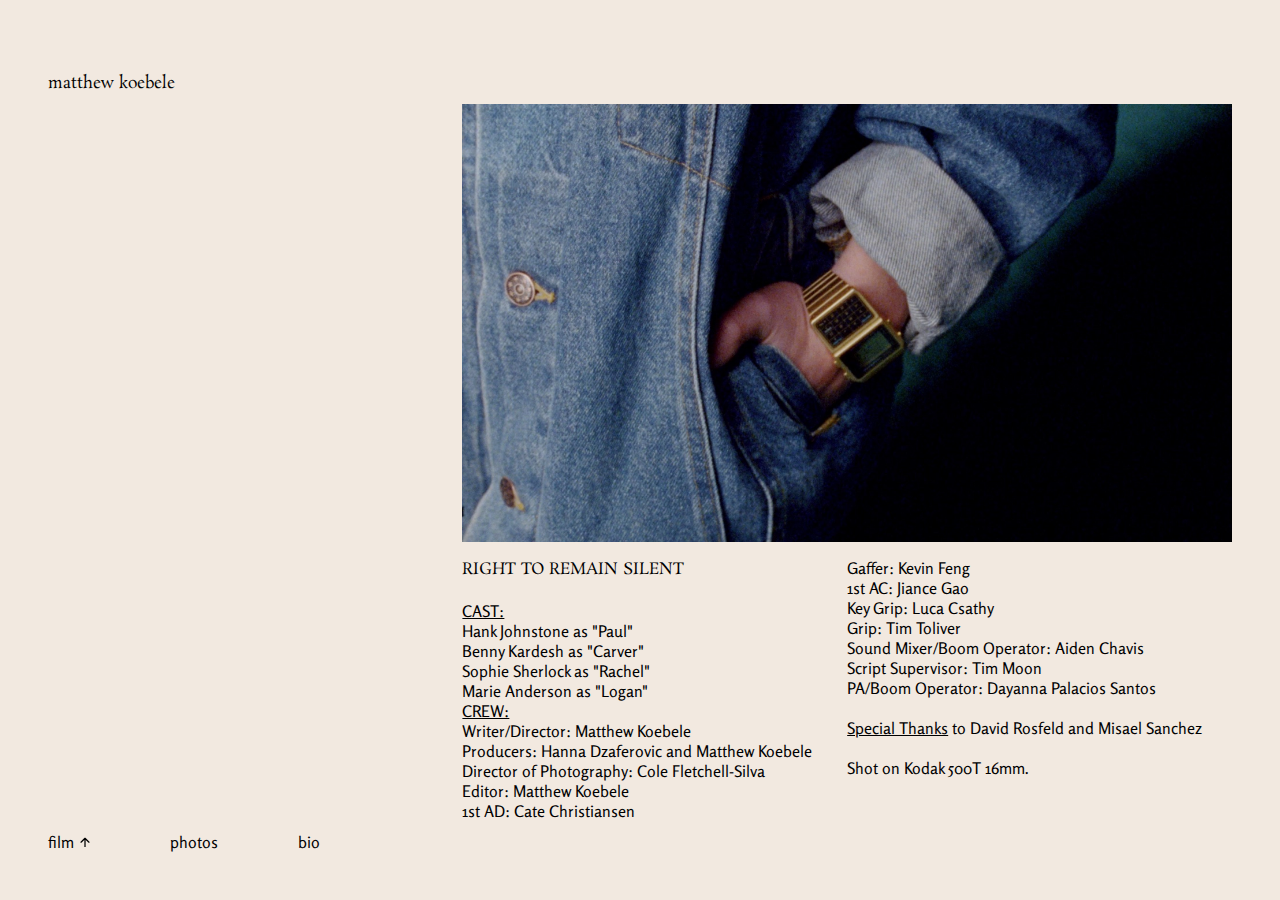
<file: right-to-remain-silent.html>
<!DOCTYPE html>
<html lang="en">
<head>
    <!-- Canonical link to help search engines -->
    <link rel="canonical" href="/" />

    <!-- Basic meta elements -->
    <meta http-equiv="X-UA-Compatible" content="IE=edge" />
    <meta http-equiv="content-type" content="text/html; charset=utf-8" />
    <meta name="description" content="New York based writer, photographer, and filmmaker. Director of Hal & Julie, Robster, a Day Alone, and Dad Comes to Dinner.">
    <meta name="author" content="Matthew Koebele">
    <meta name='url' content='https://www.matthewkoebele.com/right-to-remain-silent' />
    <!-- Enable responsiveness on mobile devices -->
    <meta name="viewport" content="width=device-width, initial-scale=1.0, maximum-scale=1" />
    <!-- Open Graph metadata -->
    <meta property="og:title" content="Matthew Koebele" />
    <meta property="og:type" content="website" />
    <meta property="og:url" content="https://www.matthewkoebele.com/right-to-remain-silent" />
    <meta property="og:description" content="New York based writer, photographer, and filmmaker. Director of Hal & Julie, Robster, a Day Alone, and Dad Comes to Dinner.">
    <meta property="og:image" content="https://matthewkoebele.com/media/right-to-remain-silent_1_1000.webp" />
    <meta property="og:image:type" content="image/webp" />
    <meta property="og:image:width" content="1000" />
    <meta property="og:image:height" content="600" />
    <meta property="og:image:alt" content="Hank Johnstone with a gold watch." />
    <title>
        
       matthew koebele
        
    </title>
    <link rel="icon" type="image/x-icon" href="media/icon.png">
    <link rel="stylesheet" href="style.css">
    <style>
        .indexfilm-wrapper {height: 100%;}
        .index-content {
            grid-template-rows: none;
        }
        @media screen and (min-width: 750px) {
            .indexfilm-wrapper {overflow-y: auto}
            /* Hide scrollbar for Chrome, Safari and Opera */
            .indexfilm-wrapper::-webkit-scrollbar {
                display: none;
            }

            /* Hide scrollbar for IE, Edge and Firefox */
            .indexfilm-wrapper {
                -ms-overflow-style: none;  /* IE and Edge */
                scrollbar-width: none;  /* Firefox */
            }
        }
    </style>
</head>
<body>
    <main>
        <header>
            <section class="header-wrapper">
                <span><a href="index">matthew koebele</a></span>
                <img id="hamburger" src="media/hamburger.svg">
            </section>
            <nav class="mobile-nav">
                <ul class="mnav-wrapper">
                    <span id="mfilm-dd">film <img src="media/arrow-expand.svg"></span>
                    <div class="mfilm-wrapper">
                        <a href="halandjulie" class="f-links">Hal and Julie</a>
                        <a href="robster" class="f-links">Robster</a>
                        <a href="right-to-remain-silent" class="f-links">Right to Remain Silent</a>
                        <a href="rooftop" class="f-links">Rooftop</a>
                        <a href="adayalone" class="f-links">a Day Alone</a>
                        <a href="dadcomestodinner" class="f-links">Dad Comes to Dinner</a>
                    </div>
                    <a href="photos">photos</a>
                    <a href="bio">bio</a>
                </ul>
            </nav>
        </header>
        <section class="index-content">
            <div class="index-wrapper">
                <p></p>
                <nav class="desktop-nav">
                    <ul class="dnav-wrapper">
                        <span id="dfilm-dd">film <img src="media/arrow-expand.svg"></span>
                        <div class="dfilm-wrapper">
                            <a href="halandjulie" class="f-links">Hal and Julie</a>
                            <a href="robster" class="f-links">Robster</a>
                            <a href="right-to-remain-silent" class="f-links">Right to Remain Silent</a>
                            <a href="rooftop" class="f-links">Rooftop</a>
                            <a href="adayalone" class="f-links">a Day Alone</a>
                            <a href="dadcomestodinner" class="f-links">Dad Comes to Dinner</a>
                        </div>
                        <a href="photos">photos</a>
                        <a href="bio">bio</a>
                    </ul>
                </nav>
            </div>
            <div class="indexfilm-wrapper">
                <div class="gallery-wrapper">
                    <div class="gallery">
                        <img src="media/righttoremainsilent_1_1000.webp">
                    </div>
                </div>
                <div class="text-wrapper">
                    <p class="txt tpt1">
                        <span>RIGHT TO REMAIN SILENT</span><br>
                        <br>
                        <u>CAST:</u><br>
                        Hank Johnstone as "Paul"<br>
                        Benny Kardesh as "Carver"<br>
                        Sophie Sherlock as "Rachel"<br>
                        Marie Anderson as "Logan"<br>
                        <u>CREW:</u><br>
                        Writer/Director: Matthew Koebele<br>
                        Producers: Hanna Dzaferovic and Matthew Koebele<br>
                        Director of Photography: Cole Fletchell-Silva<br>
                        Editor: Matthew Koebele<br>
                        1st AD: Cate Christiansen<br>
                    </p>
                    <p class="txt tpt2">
                        Gaffer: Kevin Feng<br>
                        1st AC: Jiance Gao<br>
                        Key Grip: Luca Csathy<br>
                        Grip: Tim Toliver<br>
                        Sound Mixer/Boom Operator: Aiden Chavis<br>
                        Script Supervisor: Tim Moon<br>
                        PA/Boom Operator: Dayanna Palacios Santos<br>
                        <br>
                        <u>Special Thanks</u> to David Rosfeld and Misael Sanchez<br>
                        <br>
                        Shot on Kodak 500T 16mm.
                    </p>
                </div>
            </div>
        </section>
    </main>
    <script src="hamburger.js"></script>
    <script src="expand.js"></script>
    <script src="gallery.js"></script>
</body>
</html>
</file>
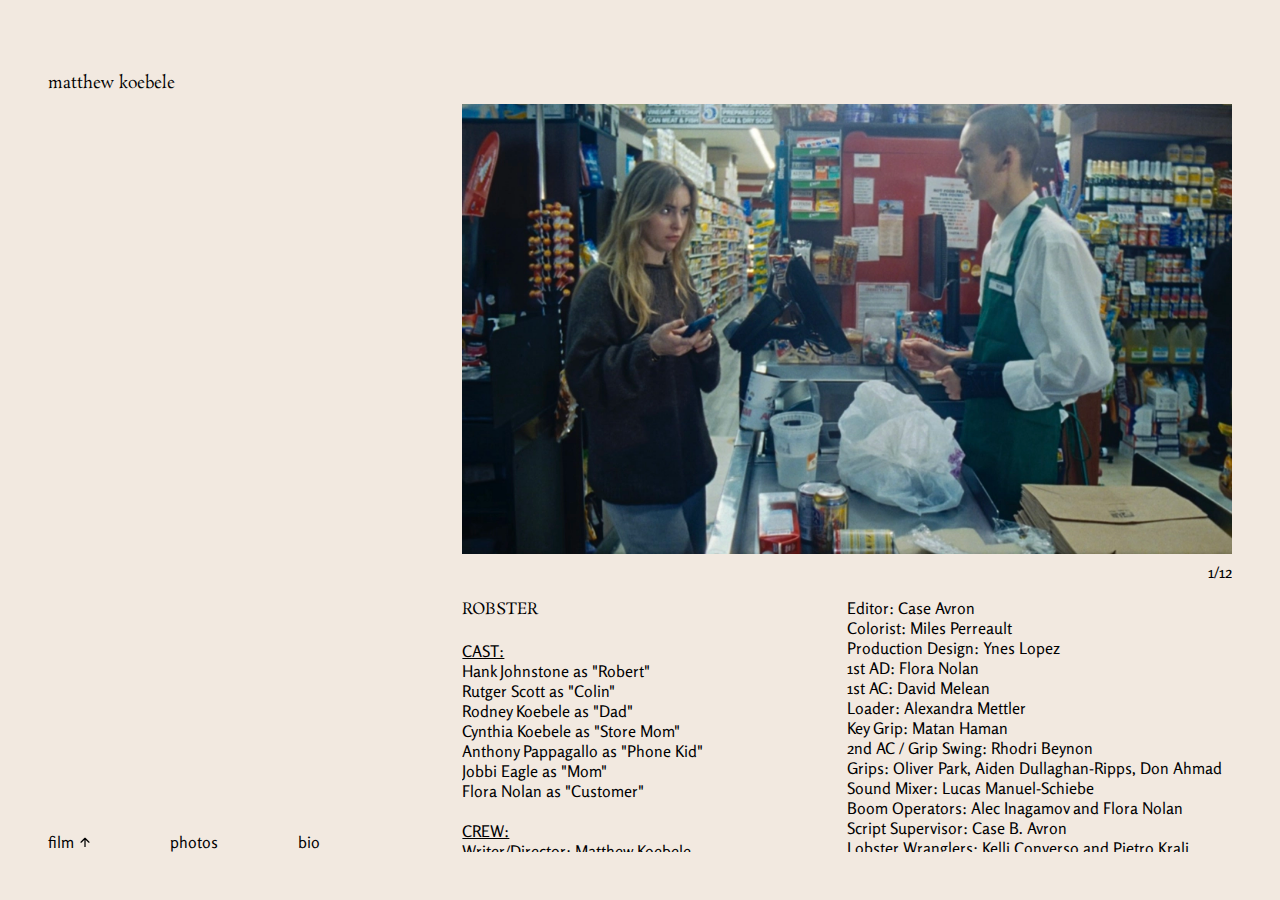
<file: robster.html>
<!DOCTYPE html>
<html lang="en">
<head>
    <!-- Canonical link to help search engines -->
    <link rel="canonical" href="/" />

    <!-- Basic meta elements -->
    <meta http-equiv="X-UA-Compatible" content="IE=edge" />
    <meta http-equiv="content-type" content="text/html; charset=utf-8" />
    <meta name="description" content="New York based writer, photographer, and filmmaker. Director of Hal & Julie, Robster, a Day Alone, and Dad Comes to Dinner.">
    <meta name="author" content="Matthew Koebele">
    <meta name='url' content='https://www.matthewkoebele.com/robster' />
    <!-- Enable responsiveness on mobile devices -->
    <meta name="viewport" content="width=device-width, initial-scale=1.0, maximum-scale=1" />
    <!-- Open Graph metadata -->
    <meta property="og:title" content="Matthew Koebele" />
    <meta property="og:type" content="website" />
    <meta property="og:url" content="https://www.matthewkoebele.com/robster" />
    <meta property="og:description" content="New York based writer, photographer, and filmmaker. Director of Hal & Julie, Robster, a Day Alone, and Dad Comes to Dinner.">
    <meta property="og:image" content="https://matthewkoebele.com/media/robster_10_1000.webp" />
    <meta property="og:image:type" content="image/webp" />
    <meta property="og:image:width" content="1000" />
    <meta property="og:image:height" content="599" />
    <meta property="og:image:alt" content="Robert, played by Hank Johnstone in a red sweater looking worried." />
    <title>
        
       matthew koebele
        
    </title>
    <link rel="icon" type="image/x-icon" href="media/icon.png">
    <link rel="stylesheet" href="style.css">
    <style>
        .indexfilm-wrapper {height: 100%;}
        .index-content {
            grid-template-rows: none;
        }
        @media screen and (min-width: 750px) {
            .indexfilm-wrapper {overflow-y: auto}
            /* Hide scrollbar for Chrome, Safari and Opera */
            .indexfilm-wrapper::-webkit-scrollbar {
                display: none;
            }

            /* Hide scrollbar for IE, Edge and Firefox */
            .indexfilm-wrapper {
                -ms-overflow-style: none;  /* IE and Edge */
                scrollbar-width: none;  /* Firefox */
            }
        }
    </style>
</head>
<body>
    <main>
        <header>
            <section class="header-wrapper">
                <span><a href="index">matthew koebele</a></span>
                <img id="hamburger" src="media/hamburger.svg">
            </section>
            <nav class="mobile-nav">
                <ul class="mnav-wrapper">
                    <span id="mfilm-dd">film <img src="media/arrow-expand.svg"></span>
                    <div class="mfilm-wrapper">
                        <a href="halandjulie" class="f-links">Hal and Julie</a>
                        <a href="robster" class="f-links">Robster</a>
                        <a href="right-to-remain-silent" class="f-links">Right to Remain Silent</a>
                        <a href="rooftop" class="f-links">Rooftop</a>
                        <a href="adayalone" class="f-links">a Day Alone</a>
                        <a href="dadcomestodinner" class="f-links">Dad Comes to Dinner</a>
                    </div>
                    <a href="photos">photos</a>
                    <a href="bio">bio</a>
                </ul>
            </nav>
        </header>
        <section class="index-content">
            <div class="index-wrapper">
                <p></p>
                <nav class="desktop-nav">
                    <ul class="dnav-wrapper">
                        <span id="dfilm-dd">film <img src="media/arrow-expand.svg"></span>
                        <div class="dfilm-wrapper">
                            <a href="halandjulie" class="f-links">Hal and Julie</a>
                            <a href="robster" class="f-links">Robster</a>
                            <a href="right-to-remain-silent" class="f-links">Right to Remain Silent</a>
                            <a href="rooftop" class="f-links">Rooftop</a>
                            <a href="adayalone" class="f-links">a Day Alone</a>
                            <a href="dadcomestodinner" class="f-links">Dad Comes to Dinner</a>
                        </div>
                        <a href="photos">photos</a>
                        <a href="bio">bio</a>
                    </ul>
                </nav>
            </div>
            <div class="indexfilm-wrapper">
                <div class="gallery-wrapper">
                    <div onclick="clearInterval(refreshIntervalID)" class="gallery">
                        <img src="media/robster_1_1000.webp">
                        <img src="media/robster_2_1000.webp">
                        <img src="media/robster_3_1000.webp">
                        <img src="media/robster_4_1000.webp">
                        <img src="media/robster_5_1000.webp">
                        <img src="media/robster_6_1000.webp">
                        <img src="media/robster_7_1000.webp">
                        <img src="media/robster_8_1000.webp">
                        <img src="media/robster_9_1000.webp">
                        <img src="media/robster_10_1000.webp">
                        <img src="media/robster_11_1000.webp">
                        <img src="media/robster_12_1000.webp">
                    </div>
                    <span id="gallery-counter">
                        <div id="num">#</div>/<div id="total">total</div>
                    </span>
                </div>
                <div class="text-wrapper">
                    <p class="txt tpt1">
                        <span>ROBSTER</span><br>
                        <br>
                        <u>CAST:</u><br>
                        Hank Johnstone as "Robert"<br>
                        Rutger Scott as "Colin"<br>
                        Rodney Koebele as "Dad"<br>
                        Cynthia Koebele as "Store Mom"<br>
                        Anthony Pappagallo as "Phone Kid"<br>
                        Jobbi Eagle as "Mom"<br>
                        Flora Nolan as "Customer"<br>
                        <br>
                        <u>CREW:</u><br>
                        Writer/Director: Matthew Koebele<br>
                        Executive Producers: Matthew Koebele and Alexandra Mettler<br>
                        Producers: Cate Christiansen, Jessica DiMento, Maggie Soik<br>
                        Associate Producers: Julie Chen and Flora Nolan<br>
                        Cinematographer: Alexandra Mettler<br>
                        Gaffer: Cole Fletchall-Silva<br>
                    </p>
                    <p class="txt tpt2">
                        Editor: Case Avron<br>
                        Colorist: Miles Perreault<br>
                        Production Design: Ynes Lopez<br>
                        1st AD: Flora Nolan<br>
                        1st AC: David Melean<br>
                        Loader: Alexandra Mettler<br>
                        Key Grip: Matan Haman<br>
                        2nd AC / Grip Swing: Rhodri Beynon<br>
                        Grips: Oliver Park, Aiden Dullaghan-Ripps, Don Ahmad<br>
                        Sound Mixer: Lucas Manuel-Schiebe<br>
                        Boom Operators: Alec Inagamov and Flora Nolan<br>
                        Script Supervisor: Case B. Avron<br>
                        Lobster Wranglers: Kelli Converso and Pietro Kralj<br>
                        Lobster Acquisition: Jessica DiMento<br>
                        <br>
                        <u>Special Thanks</u> to Anne Hubbell and Erik Christiansen.<br>
                        <br>
                        Shot on Kodak 200T 16mm.
                    </p>
                </div>
            </div>
        </section>
    </main>
    <script src="hamburger.js"></script>
    <script src="expand.js"></script>
    <script src="gallery.js"></script>
</body>
</html>
</file>
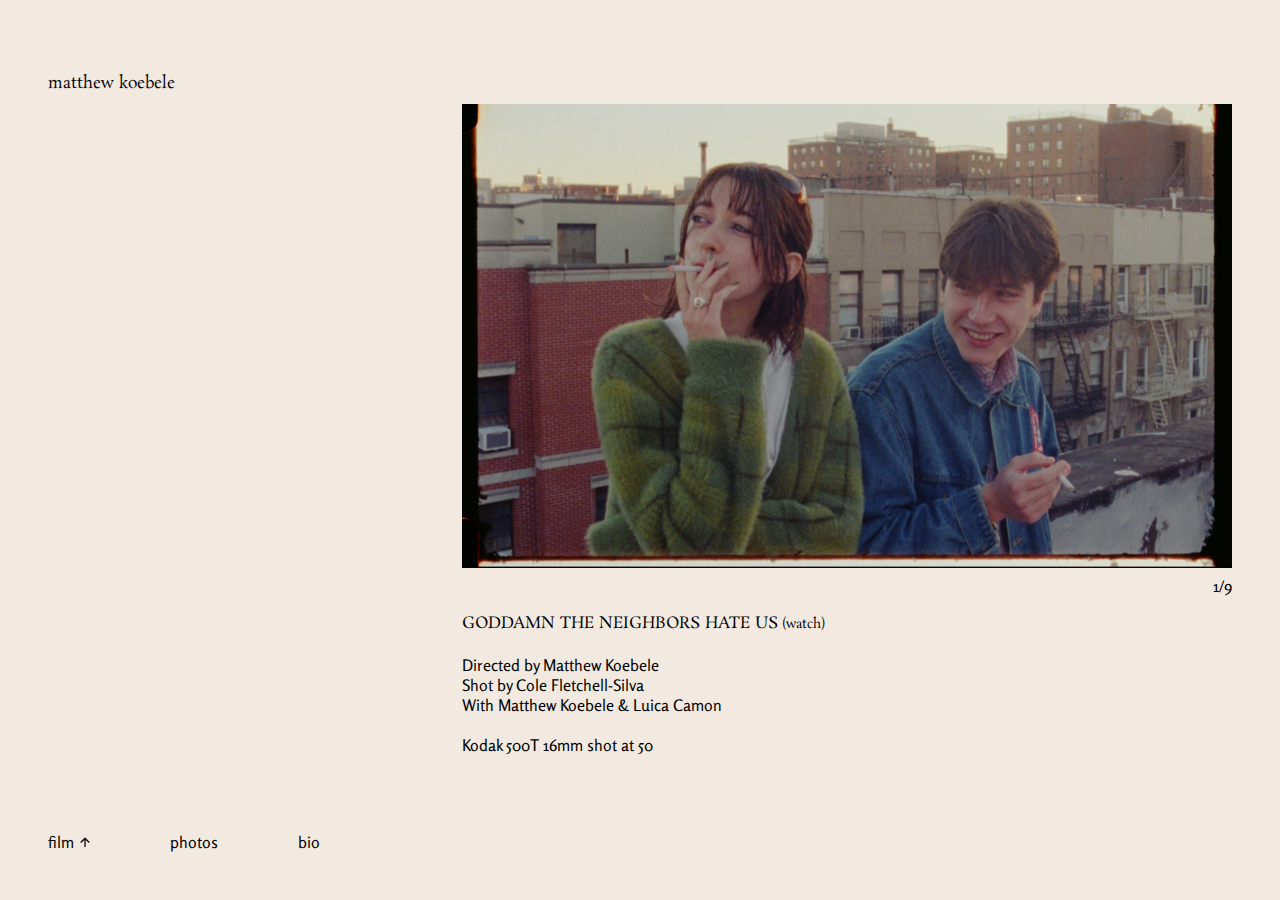
<file: rooftop.html>
<!DOCTYPE html>
<html lang="en">
<head>
    <!-- Canonical link to help search engines -->
    <link rel="canonical" href="/" />

    <!-- Basic meta elements -->
    <meta http-equiv="X-UA-Compatible" content="IE=edge" />
    <meta http-equiv="content-type" content="text/html; charset=utf-8" />
    <meta name="description" content="New York based writer, photographer, and filmmaker. Director of Hal & Julie, Robster, a Day Alone, and Dad Comes to Dinner.">
    <meta name="author" content="Matthew Koebele">
    <meta name='url' content='https://www.matthewkoebele.com/robster' />
    <!-- Enable responsiveness on mobile devices -->
    <meta name="viewport" content="width=device-width, initial-scale=1.0, maximum-scale=1" />
    <!-- Open Graph metadata -->
    <meta property="og:title" content="Matthew Koebele" />
    <meta property="og:type" content="website" />
    <meta property="og:url" content="https://www.matthewkoebele.com/robster" />
    <meta property="og:description" content="New York based writer, photographer, and filmmaker. Director of Hal & Julie, Robster, a Day Alone, and Dad Comes to Dinner.">
    <meta property="og:image" content="https://matthewkoebele.com/media/robster_10_1000.webp" />
    <meta property="og:image:type" content="image/webp" />
    <meta property="og:image:width" content="1000" />
    <meta property="og:image:height" content="599" />
    <meta property="og:image:alt" content="Robert, played by Hank Johnstone in a red sweater looking worried." />
    <title>
        
       matthew koebele
        
    </title>
    <link rel="icon" type="image/x-icon" href="media/icon.png">
    <link rel="stylesheet" href="style.css">
    <style>
        .indexfilm-wrapper {height: 100%;}
        .index-content {
            grid-template-rows: none;
        }
        @media screen and (min-width: 750px) {
            .indexfilm-wrapper {overflow-y: auto}
            /* Hide scrollbar for Chrome, Safari and Opera */
            .indexfilm-wrapper::-webkit-scrollbar {
                display: none;
            }

            /* Hide scrollbar for IE, Edge and Firefox */
            .indexfilm-wrapper {
                -ms-overflow-style: none;  /* IE and Edge */
                scrollbar-width: none;  /* Firefox */
            }
        }
    </style>
</head>
<body>
    <main>
        <header>
            <section class="header-wrapper">
                <span><a href="index">matthew koebele</a></span>
                <img id="hamburger" src="media/hamburger.svg">
            </section>
            <nav class="mobile-nav">
                <ul class="mnav-wrapper">
                    <span id="mfilm-dd">film <img src="media/arrow-expand.svg"></span>
                    <div class="mfilm-wrapper">
                        <a href="halandjulie" class="f-links">Hal and Julie</a>
                        <a href="robster" class="f-links">Robster</a>
                        <a href="right-to-remain-silent" class="f-links">Right to Remain Silent</a>
                        <a href="rooftop" class="f-links">Rooftop</a>
                        <a href="adayalone" class="f-links">a Day Alone</a>
                        <a href="dadcomestodinner" class="f-links">Dad Comes to Dinner</a>
                    </div>
                    <a href="photos">photos</a>
                    <a href="bio">bio</a>
                </ul>
            </nav>
        </header>
        <section class="index-content">
            <div class="index-wrapper">
                <p></p>
                <nav class="desktop-nav">
                    <ul class="dnav-wrapper">
                        <span id="dfilm-dd">film <img src="media/arrow-expand.svg"></span>
                        <div class="dfilm-wrapper">
                            <a href="halandjulie" class="f-links">Hal and Julie</a>
                            <a href="robster" class="f-links">Robster</a>
                            <a href="right-to-remain-silent" class="f-links">Right to Remain Silent</a>
                            <a href="rooftop" class="f-links">Rooftop</a>
                            <a href="adayalone" class="f-links">a Day Alone</a>
                            <a href="dadcomestodinner" class="f-links">Dad Comes to Dinner</a>
                        </div>
                        <a href="photos">photos</a>
                        <a href="bio">bio</a>
                    </ul>
                </nav>
            </div>
            <div class="indexfilm-wrapper">
                <div class="gallery-wrapper">
                    <div onclick="clearInterval(refreshIntervalID)" class="gallery">
                        <img src="media/rooftop_1_1000.webp">
                        <img src="media/rooftop_2_1000.webp">
                        <img src="media/rooftop_3_1000.webp">
                        <img src="media/rooftop_4_1000.webp">
                        <img src="media/rooftop_5_1000.webp">
                        <img src="media/rooftop_6_1000.webp">
                        <img src="media/rooftop_7_1000.webp">
                        <img src="media/rooftop_8_1000.webp">
                        <img src="media/rooftop_9_1000.webp">
                    </div>
                    <span id="gallery-counter">
                        <div id="num">#</div>/<div id="total">total</div>
                    </span>
                </div>
                <div class="text-wrapper">
                    <p class="txt tpt1">
                        <span>GODDAMN THE NEIGHBORS HATE US<a id="filmlink" target="_blank" href="https://www.youtube.com/watch?v=xboWx7sQzO4">(watch)</a></span><br>
                        <br>
                        Directed by Matthew Koebele<br>
                        Shot by Cole Fletchell-Silva<br>
                        With Matthew Koebele & Luica Camon<br>
                        <br>
                        Kodak 500T 16mm shot at 50
                    </p>
                    <p class="txt tpt2">
                        <br>
                    </p>
                </div>
            </div>
        </section>
    </main>
    <script src="hamburger.js"></script>
    <script src="expand.js"></script>
    <script src="gallery.js"></script>
</body>
</html>
</file>
<file: style.css>
@import url('https://fonts.googleapis.com/css2?family=Rosario:ital,wght@0,300;0,400;0,500;0,600;0,700;1,300;1,400;1,500;1,600;1,700&family=Rosarivo:ital@0;1&display=swap');
body {
    font-family: 'Rosario';
    margin: 0;
    background-color: rgba(242, 233, 224);
}
main {
    display: grid;
    margin: 0 1.5em 1.5em 1.5em;
    height: calc(100vh - 3em);
    grid-template-rows: 10% 90%;
}
header {
    position: sticky;
    top: 0;
    z-index: 5;
    padding: 1.5em 0 .5em 0;
    background-color: rgba(242, 233, 224);
    height: 1.5em;
}
.header-wrapper {
    display: flex;
    justify-content: space-between;
    height: 100%;
}
.header-wrapper span a {
    font-family: 'Rosarivo';
    color: black;
    text-decoration: none;
}
.desktop-nav {display: none;}
.mobile-nav {
    display: block;
    height: 0;
    overflow: hidden;
    transition: height .3s ease;
    position: absolute;
    margin-top: 3vh;
}
.mnav-wrapper {
    display: flex;
    padding: 0;
    flex-direction: column;
}
.mnav-wrapper a, .mnav-wrapper span {
    color: black;
    text-decoration: none;
    margin: 17px 0;
}
#mfilm-dd {
    display: flex;
    align-items: center;
}
#mfilm-dd img {
    width: 10px;
    margin-left: 6px;
    transform: rotate(180deg);
    transition: transform .3s;
}
.mfilm-wrapper {
    display: flex;
    margin: 0 0 2em 5px;
    height: 220px;
    transition: height .3s ease;
    overflow: hidden;
    flex-direction: column;
}
.f-links {
    color: black;
    font-style: italic;
    text-decoration: none;
    margin: 15px 0;
}
.index-content {
    display: grid;
    grid-template-rows: 30% 65%;
}
.index-wrapper p a {
    color: black;
}
.gallery-wrapper {
    max-width: 770px;
    overflow-x: hidden;
}
.gallery {
    display: flex;
    transition: transform .3s ease;
}
.gallery img {
    max-width: 100%;
}
#filmlink {
    text-decoration: none;
    font-size: .8em;
    color: black;
    margin-left: .3em;
}
#gallery-counter {
    margin-top: .5em;
    display: flex;
    flex-direction: row;
    justify-content: right;
}
.tree-wrapper {
    display: flex;
    flex-direction: column;
    width: 100%;
    justify-content: flex-start;
    align-items: flex-end;
}
.tree-wrapper img {
    max-width: 300px;
    height: auto;
}
.tree-wrapper span, .tree-wrapper span a {
    color: black;
    font-size: .9em;
    font-style: italic;
}
@media screen and (min-width: 750px) {
    main {
        margin: 3em;
        grid-template-rows: 4% 96%;
        height: calc(100vh - 6em);
    }
    #hamburger {
        display: none;
    }
    #dfilm-dd {
        display: flex;
        align-items: center;
    }
    #dfilm-dd img {
        width: 10px;
        margin-left: 6px;
        transform: rotate(180deg);
        transition: transform .3s;
    }
    .index-content {
        max-width: 1300px;
        grid-template-rows: none;
        grid-template-columns: 35% 65%;
    }
    .index-wrapper {
        display: grid;
    }
    .index-wrapper p {
        display: flex;
        flex-direction: column;
        justify-content: flex-end;
    }
    .tpt1 span {
        font-family: 'Rosarivo'
    }
    .desktop-nav {
        display: flex;
        width: 100%;
        align-items: flex-end;
    }
    .dnav-wrapper {
        background-color: rgba(242, 233, 224);
        display: flex;
        padding: 0;
        margin: 0;
        align-items: flex-end;
    }
    .dnav-wrapper a, .dnav-wrapper span {
        color: black;
        text-decoration: none;
        margin: 0 5em 0 0;
    }
    #dfilm-dd {cursor: pointer;}
    .dfilm-wrapper {
        display: flex;
        position: absolute;
        margin: 0 0 2em 0;
        height: 0;
        width: 200px;
        transition: height .3s ease;
        overflow: hidden;
        flex-direction: column;
    }
    .dfilm-wrapper .f-links {
        margin: 1em 0;
    }
    .tree-wrapper {
        justify-content: flex-end;
        align-items: flex-end;
    }
    .tree-wrapper img {
        max-width: none;
        max-height: 80vh;
    }
    .text-wrapper {
        margin-bottom: 0;
        display: grid;
        grid-template-columns: 1fr 1fr;
        max-width: 775px;
        flex-direction: row;
    }
    .photos-gallery {
        width: 100%;
    }
    .photo-container {
        display: flex;
        max-width: 100%;
    }
    .photo-container img {
        max-height: 70vh;
        margin: 1em;
    }
    
}
</file>
